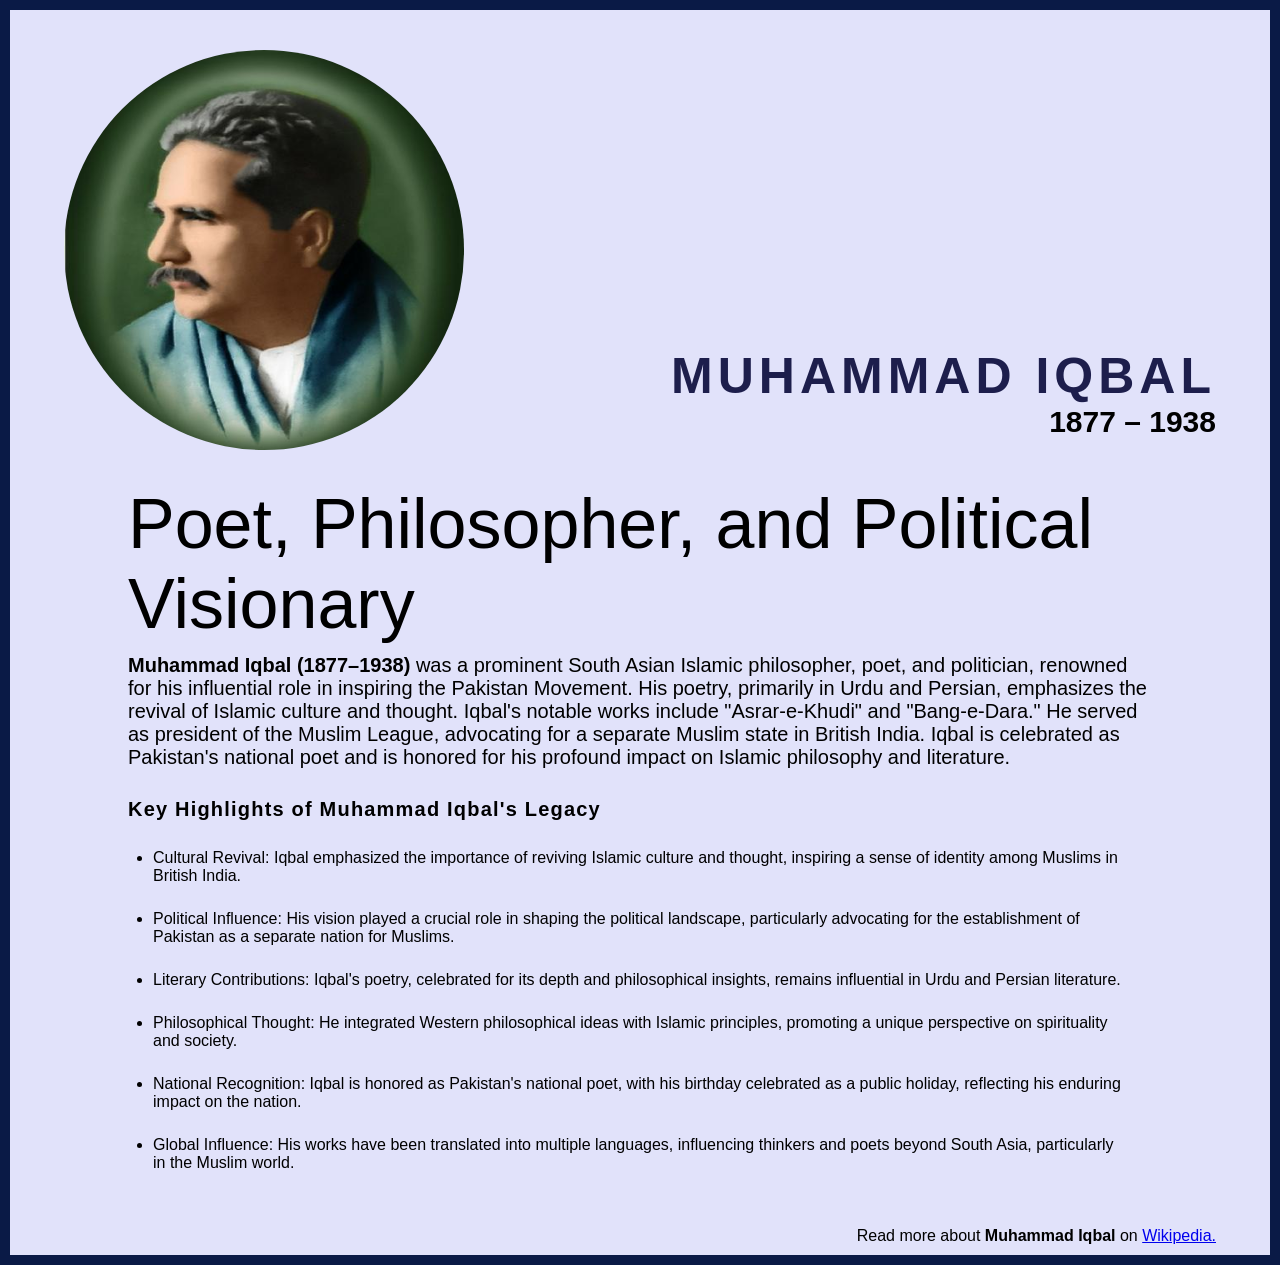
<file: Project-1-Tribute_Website/index.html>
<!DOCTYPE html>
<html lang="en">
  <head>
    <meta charset="UTF-8" />
    <meta name="viewport" content="width=device-width, initial-scale=1.0" />
    <title>The Tribute Website | Allama Iqbal</title>
    <!-- Fav -->
    <link
      rel="apple-touch-icon"
      sizes="180x180"
      href="static/Allama_Iqbal.ico"
    />
    <link
      rel="icon"
      type="image/png"
      sizes="32x32"
      href="static/favicon-32x32.png"
    />
    <link
      rel="icon"
      type="image/png"
      sizes="16x16"
      href="static/favicon-16x16.png"
    />
    <link rel="manifest" href="static/site.webmanifest" />
    <link rel="stylesheet" href="style.css" />
  </head>
  <body>
    <div class="container">
      <!-- Head -->
      <div class="head">
        <div class="img">
          <img src="static/Allama_Iqbal.jpg" alt="" />
        </div>
        <div class="intro">
          <div class="name"><h1>MUHAMMAD IQBAL</h1></div>
          <div class="birth">1877 – 1938</div>
        </div>
      </div>
      <!-- Content -->
      <div class="contents">
        <div class="title">Poet, Philosopher, and Political Visionary</div>
        <div class="content">
          <!-- Main -->
          <span style="font-weight: bold">Muhammad Iqbal (1877–1938)</span> was
          a prominent South Asian Islamic philosopher, poet, and politician,
          renowned for his influential role in inspiring the Pakistan Movement.
          His poetry, primarily in Urdu and Persian, emphasizes the revival of
          Islamic culture and thought. Iqbal's notable works include
          "Asrar-e-Khudi" and "Bang-e-Dara." He served as president of the
          Muslim League, advocating for a separate Muslim state in British
          India. Iqbal is celebrated as Pakistan's national poet and is honored
          for his profound impact on Islamic philosophy and literature.
        </div>
        <div class="conclusion">
          <div class="keys">
            <div class="key_title">
              Key Highlights of Muhammad Iqbal's Legacy
            </div>
            <ul>
              <li>
                Cultural Revival: Iqbal emphasized the importance of reviving
                Islamic culture and thought, inspiring a sense of identity among
                Muslims in British India.
              </li>
              <li>
                Political Influence: His vision played a crucial role in shaping
                the political landscape, particularly advocating for the
                establishment of Pakistan as a separate nation for Muslims.
              </li>
              <li>
                Literary Contributions: Iqbal's poetry, celebrated for its depth
                and philosophical insights, remains influential in Urdu and
                Persian literature.
              </li>
              <li>
                Philosophical Thought: He integrated Western philosophical ideas
                with Islamic principles, promoting a unique perspective on
                spirituality and society.
              </li>
              <li>
                National Recognition: Iqbal is honored as Pakistan's national
                poet, with his birthday celebrated as a public holiday,
                reflecting his enduring impact on the nation.
              </li>
              <li>
                Global Influence: His works have been translated into multiple
                languages, influencing thinkers and poets beyond South Asia,
                particularly in the Muslim world.
              </li>
            </ul>
          </div>
        </div>
      </div>
      <div class="footer">
        <p>
          Read more about
          <span style="font-weight: bold">Muhammad Iqbal</span> on
          <a href="https://en.wikipedia.org/wiki/Muhammad_Iqbal" target="_blank"
            >Wikipedia.</a
          >
        </p>
      </div>
    </div>
  </body>
</html>
</file>
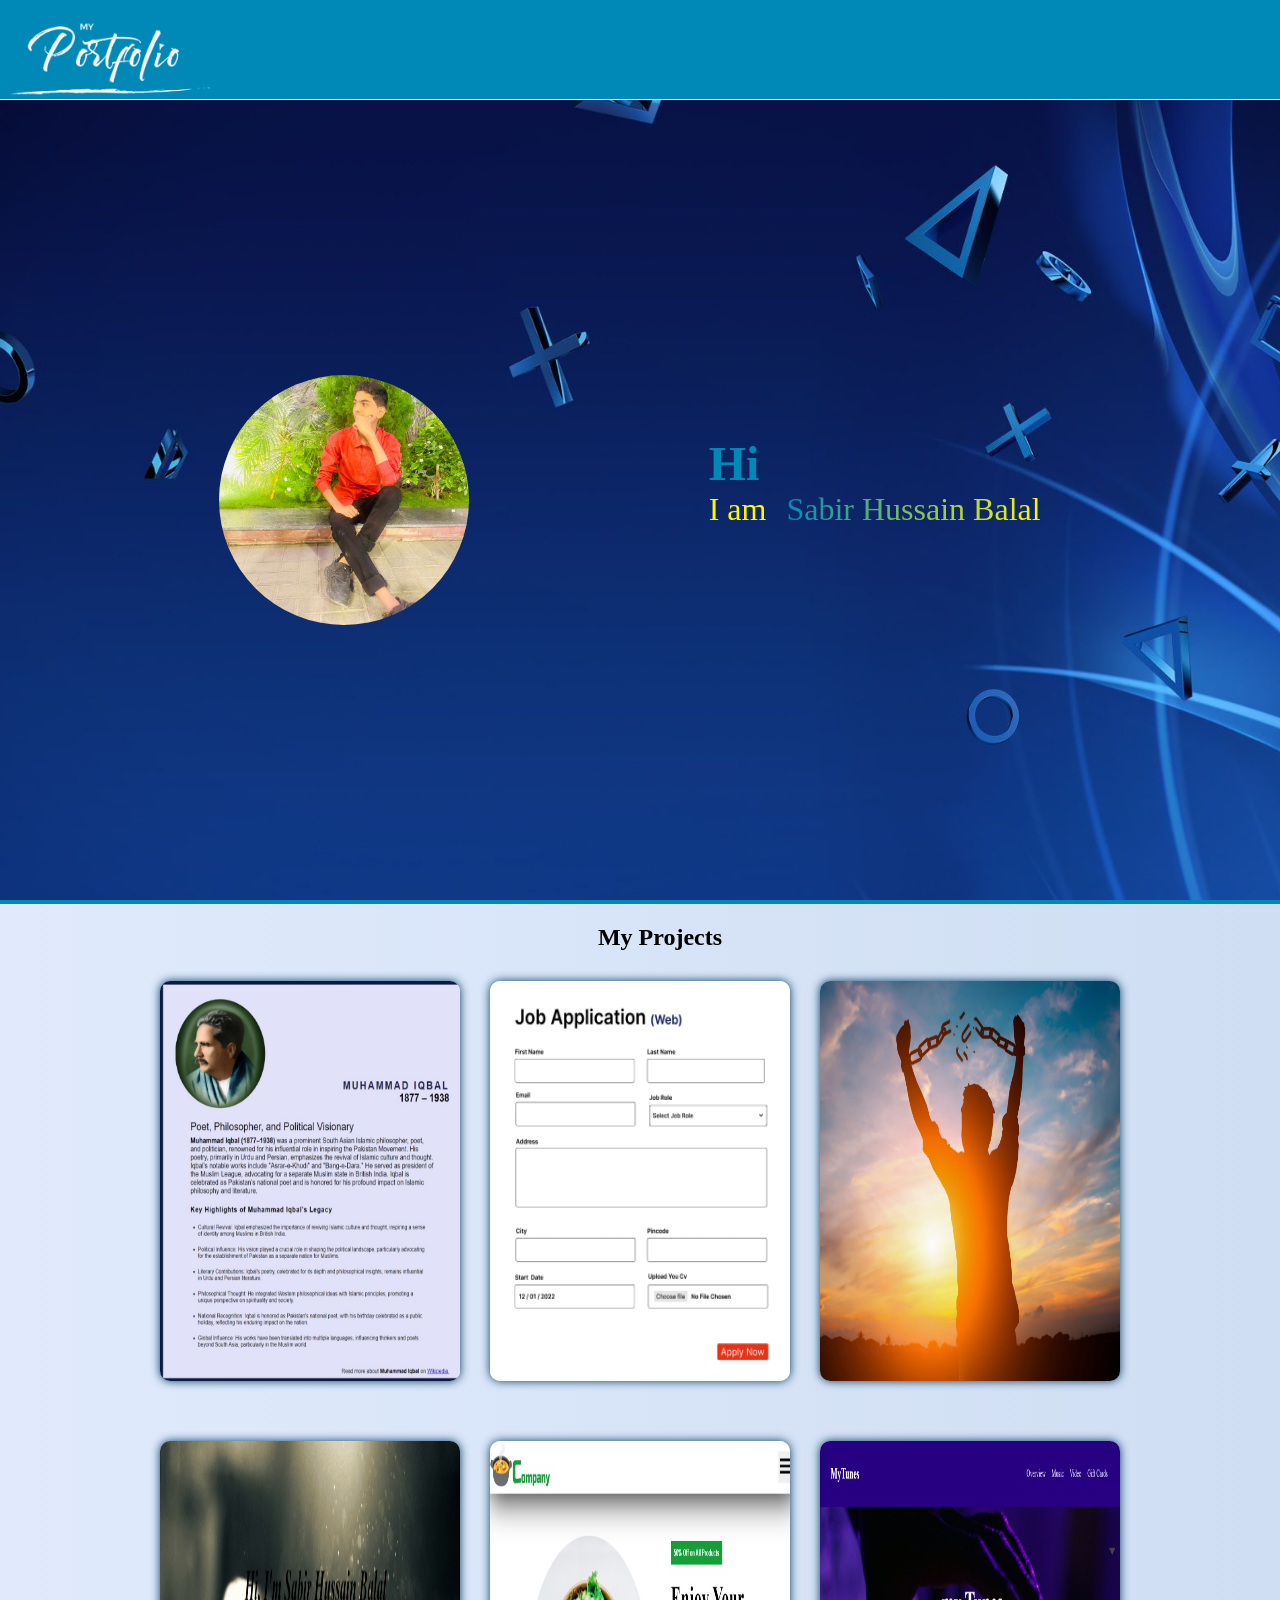
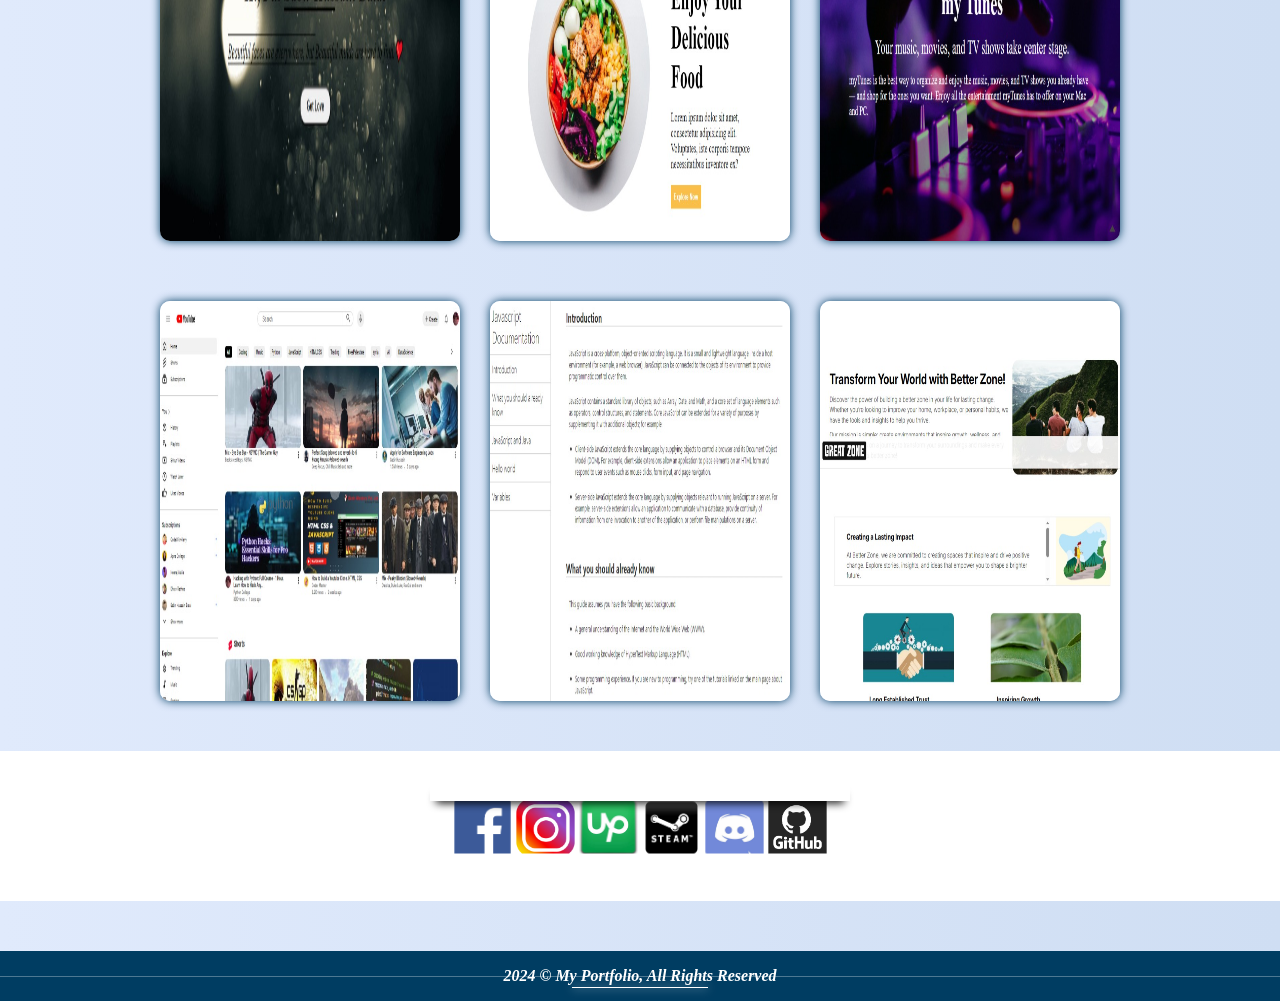
<file: Project-10-Portfolio/index.html>
<!DOCTYPE html>
<html lang="en">
  <head>
    <meta charset="UTF-8" />
    <meta name="viewport" content="width=device-width, initial-scale=1.0" />
    <link
      rel="stylesheet"
      href="https://cdnjs.cloudflare.com/ajax/libs/animate.css/4.1.1/animate.min.css"
    />
    <title>Portfolio Website</title>
    <link
      rel="apple-touch-icon"
      sizes="180x180"
      href="static/fav/apple-touch-icon.png"
    />
    <link
      rel="icon"
      type="image/png"
      sizes="32x32"
      href="static/fav/favicon-32x32.png"
    />
    <link
      rel="icon"
      type="image/png"
      sizes="16x16"
      href="static/fav/favicon-16x16.png"
    />
    <link rel="manifest" href="static/fav/site.webmanifest" />
    <link rel="stylesheet" href="style.css" />
  </head>
  <body>
    <nav>
      <div class="blur"></div>
      <img src="static/logo.png" class="animate__bounceIn" alt="LOGO" />
    </nav>
    <main>
      <img
        src="static/avatar.jpg"
        class="animate__animated animate__backInLeft img"
        alt="Placeholder Image"
      />
      <div class="Designer">
        <span>Hi</span>
        <br /><span>I am</span><span>Sabir Hussain Balal</span>
        <div class="names">
          <div class="animations">
            <p id="ok">Coderr</p>
            <span class="job" id="myDiv">Coder</span>
          </div>
        </div>
      </div>
    </main>
    <script>
      const contents = [
        "Programmer",
        "Developer",
        "Designer",
        "Full Stack Developer",
      ];
      let index = 0;

      function changeContent() {
        const div = document.getElementById("myDiv");
        div.innerHTML = contents[index];
        index = (index + 1) % contents.length;
      }

      setInterval(changeContent, 7000); // Change content every 7 seconds
    </script>

    <script>
      const pcontents = [
        "Programmerr",
        "Developerr",
        "Designerr",
        "Full Stack Developerr",
      ];
      let indexing = 0;

      function changeContent() {
        const div = document.getElementById("ok");
        div.innerHTML = pcontents[indexing];
        indexing = (indexing + 1) % pcontents.length;
      }

      setInterval(changeContent, 7000); // Change content every 7 seconds
    </script>
    <!--  -->
    <div class="hr"></div>
    <section>
      <h1>My Projects</h1>
      <div class="cards">
        <!-- 1 -->
        <div class="card noimg">
          <img src="static/pro1.jpeg" alt="" />
          <div class="text">The Tribute Website</div>
          <div class="bg"></div>
        </div>
        <!-- 2 -->
        <div class="card noimg">
          <img src="static/pro2.png" alt="" />
          <div class="bg"></div>
          <div class="text">Job Application (Web)</div>
        </div>
        <!-- 3 -->
        <div class="card noimg">
          <img src="static/pro3.jpg" alt="" />
          <div class="bg"></div>
          <div class="text">Parallax Web</div>
        </div>
        <!-- 4 -->
        <div class="card">
          <img src="static/pro4.jpeg" alt="" />
          <div class="bg"></div>
          <div class="text">Developer Landing Page</div>
        </div>
        <!-- 5 -->
        <div class="card noimg">
          <img src="static/pro5.jpeg" alt="" />
          <div class="bg"></div>
          <div class="text">Restaurant Website</div>
        </div>
        <!-- 6 -->
        <div class="card">
          <img src="static/pro6.jpeg" alt="" />
          <div class="bg"></div>
          <div class="text">Music Website</div>
        </div>
        <!-- 7 -->
        <div class="card">
          <img src="static/pro7.jpeg" alt="" />
          <div class="bg"></div>
          <div class="text">Youtube Clone</div>
        </div>
        <!-- 8 -->
        <div class="card">
          <img src="static/pro8.jpeg" alt="" />
          <div class="bg"></div>
          <div class="text">Documentation Website</div>
        </div>
        <!-- 9 -->
        <div class="card">
          <img src="static/pro9.jpeg" alt="" />
          <div class="bg"></div>
          <div class="text">Blog Website</div>
        </div>
      </div>
    </section>
    <section class="contacts">
      <!-- fb -->
      <div class="contact" title="Facebook">
        <div
          class="code"
          title="Copy Link"
          onclick="copyText(this)"
          data-value="facebook"
        >
          <svg
            xmlns="http://www.w3.org/2000/svg"
            height="24px"
            viewBox="0 -960 960 960"
            width="24px"
            fill="#5f6368"
          >
            <path
              d="M360-240q-33 0-56.5-23.5T280-320v-480q0-33 23.5-56.5T360-880h360q33 0 56.5 23.5T800-800v480q0 33-23.5 56.5T720-240H360Zm0-80h360v-480H360v480ZM200-80q-33 0-56.5-23.5T120-160v-560h80v560h440v80H200Zm160-240v-480 480Z"
            />
          </svg>
        </div>
      </div>
      <!-- int -->
      <div class="contact" title="Instagram">
        <div
          class="code"
          title="Copy Link"
          onclick="copyText(this)"
          data-value="instagram"
        >
          <svg
            xmlns="http://www.w3.org/2000/svg"
            height="24px"
            viewBox="0 -960 960 960"
            width="24px"
            fill="#5f6368"
          >
            <path
              d="M360-240q-33 0-56.5-23.5T280-320v-480q0-33 23.5-56.5T360-880h360q33 0 56.5 23.5T800-800v480q0 33-23.5 56.5T720-240H360Zm0-80h360v-480H360v480ZM200-80q-33 0-56.5-23.5T120-160v-560h80v560h440v80H200Zm160-240v-480 480Z"
            />
          </svg>
        </div>
      </div>
      <!-- upwork -->
      <div class="contact" title="Upwork">
        <div
          class="code"
          title="Copy Link"
          onclick="copyText(this)"
          data-value="upwork"
        >
          <svg
            xmlns="http://www.w3.org/2000/svg"
            height="24px"
            viewBox="0 -960 960 960"
            width="24px"
            fill="#5f6368"
          >
            <path
              d="M360-240q-33 0-56.5-23.5T280-320v-480q0-33 23.5-56.5T360-880h360q33 0 56.5 23.5T800-800v480q0 33-23.5 56.5T720-240H360Zm0-80h360v-480H360v480ZM200-80q-33 0-56.5-23.5T120-160v-560h80v560h440v80H200Zm160-240v-480 480Z"
            />
          </svg>
        </div>
      </div>
      <!-- steam -->
      <div class="contact" title="Steam">
        <div
          class="code"
          title="Copy Link"
          onclick="copyText(this)"
          data-value="steam"
        >
          <svg
            xmlns="http://www.w3.org/2000/svg"
            height="24px"
            viewBox="0 -960 960 960"
            width="24px"
            fill="#5f6368"
          >
            <path
              d="M360-240q-33 0-56.5-23.5T280-320v-480q0-33 23.5-56.5T360-880h360q33 0 56.5 23.5T800-800v480q0 33-23.5 56.5T720-240H360Zm0-80h360v-480H360v480ZM200-80q-33 0-56.5-23.5T120-160v-560h80v560h440v80H200Zm160-240v-480 480Z"
            />
          </svg>
        </div>
      </div>
      <!-- discord -->
      <div class="contact" title="Discord">
        <div
          class="code"
          title="Copy Link"
          onclick="copyText(this)"
          data-value="discord"
        >
          <svg
            xmlns="http://www.w3.org/2000/svg"
            height="24px"
            viewBox="0 -960 960 960"
            width="24px"
            fill="#5f6368"
          >
            <path
              d="M360-240q-33 0-56.5-23.5T280-320v-480q0-33 23.5-56.5T360-880h360q33 0 56.5 23.5T800-800v480q0 33-23.5 56.5T720-240H360Zm0-80h360v-480H360v480ZM200-80q-33 0-56.5-23.5T120-160v-560h80v560h440v80H200Zm160-240v-480 480Z"
            />
          </svg>
        </div>
      </div>
      <!-- Github -->
      <div class="contact" title="Github">
        <div
          class="code"
          title="Copy Link"
          onclick="copyText(this)"
          data-value="github"
        >
          <svg
            xmlns="http://www.w3.org/2000/svg"
            height="24px"
            viewBox="0 -960 960 960"
            width="24px"
            fill="#5f6368"
          >
            <path
              d="M360-240q-33 0-56.5-23.5T280-320v-480q0-33 23.5-56.5T360-880h360q33 0 56.5 23.5T800-800v480q0 33-23.5 56.5T720-240H360Zm0-80h360v-480H360v480ZM200-80q-33 0-56.5-23.5T120-160v-560h80v560h440v80H200Zm160-240v-480 480Z"
            />
          </svg>
        </div>
      </div>
      <!-- Shadow -->
      <div class="shadow"></div>
      <div class="copied_link">Copied the text:</div>
    </section>
    <footer>
      <span>2024 © My Portfolio, All Rights Reserved</span>
    </footer>
    <script>
      function copyText(element) {
        // Get the identifier from the clicked element
        const identifier = element.getAttribute("data-value");
        const baseUrl = "www.";
        const usernames = {
          facebook: "facebook.com/sabirhusseinbalal",
          instagram: "instagram.com/sabirhussainbalal",
          upwork: "upwork.com/freelancers/~014d19ce109591c1de",
          steam: "steamcommunity.com/id/sabirhussainbalal/",
          discord: "discord.com/sabir",
          github: "github.com/Sabirhussainbalal",
        };

        // Get the full URL based on the identifier
        const copyValue = usernames[identifier];

        // Copy the URL to the clipboard
        if (copyValue) {
          navigator.clipboard.writeText(baseUrl + copyValue).catch((err) => {
            console.error("Error copying text: ", err);
          });
          document.querySelector(".copied_link").innerHTML =
            "Copied the text: " + (baseUrl + copyValue);
          document.querySelector(".copied_link").style.display = "block";
          setTimeout(() => {
            document.querySelector(".copied_link").style.display = "none";
          }, 2000);
        }
      }
    </script>
    <script>
      const elements = document.querySelectorAll(".card, .contact, img");

      const observer = new IntersectionObserver(
        (entries) => {
          entries.forEach((entry) => {
            if (entry.isIntersecting) {
              if (entry.target.classList.contains("card")) {
                entry.target.classList.add("active-card");
              } else if (entry.target.classList.contains("contact")) {
                entry.target.classList.add("active-contact");
              } else if (entry.target.tagName === "IMG") {
                entry.target.classList.add("active-img");
              }
            }
          });
        },
        { threshold: 0.5 }
      );

      elements.forEach((element) => observer.observe(element));
    </script>
  </body>
</html>
</file>
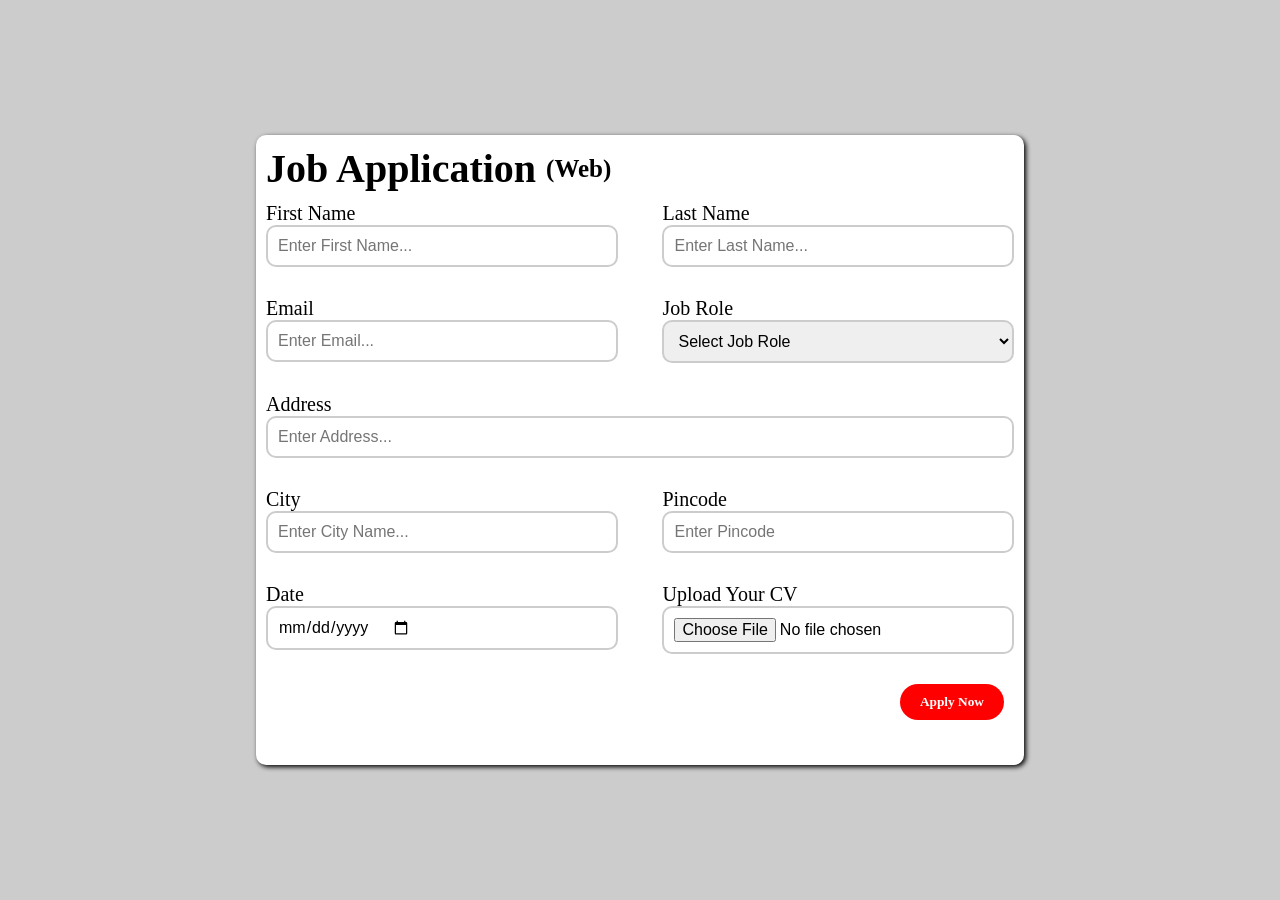
<file: Project-2-Job_Form/index.html>
<!DOCTYPE html>
<html lang="en">
  <head>
    <meta charset="UTF-8" />
    <meta name="viewport" content="width=device-width, initial-scale=1.0" />
    <title>Job Application Web</title>
    <link
      rel="apple-touch-icon"
      sizes="180x180"
      href="static/apple-touch-icon.png"
    />
    <link
      rel="icon"
      type="image/png"
      sizes="32x32"
      href="static/favicon-32x32.png"
    />
    <link
      rel="icon"
      type="image/png"
      sizes="16x16"
      href="static/favicon-16x16.png"
    />
    <link rel="manifest" href="static/site.webmanifest" />
    <link rel="stylesheet" href="style.css" />
  </head>
  <body>
    <div class="container">
      <form action="#" class="form">
        <div class="titles">
          <p class="title">Job Application</p>
          <p class="subtitle">(Web)</p>
        </div>

        <div class="form-control">
          <!-- First Name -->
          <div class="half">
            <label for="Name">First Name</label>
            <input
              type="text"
              name="Name"
              id="Name"
              placeholder="Enter First Name..."
            />
          </div>
          <!-- Last Name -->
          <div class="half">
            <label for="Name">Last Name</label>
            <input
              type="text"
              name="Last"
              id="Last"
              placeholder="Enter Last Name..."
            />
          </div>

          <!-- Email -->
          <div class="half">
            <label for="Email">Email</label>
            <input
              type="email"
              name="Email"
              id="Email"
              placeholder="Enter Email..."
            />
          </div>
          <!-- Job -->
          <div class="half">
            <label for="job">Job Role</label>
            <select name="job" id="job">
              <option value="Select">Select Job Role</option>
              <option value="Coder">Coder</option>
              <option value="programmer">programmer</option>
              <option value="Developer">Developer</option>
              <option value="Engineer">Software Engineer</option>
            </select>
          </div>
          <!-- Address -->
          <div class="full">
            <label for="adr">Address</label>
            <input
              type="text"
              name="adr"
              id="adr"
              placeholder="Enter Address..."
            />
          </div>
          <!-- City -->
          <div class="half">
            <label for="city">City</label>
            <input
              type="text"
              name="city"
              id="city"
              placeholder="Enter City Name..."
            />
          </div>
          <!-- Pincode -->
          <div class="half">
            <label for="pin">Pincode</label>
            <input
              type="number"
              name="pin"
              id="pin"
              placeholder="Enter Pincode"
            />
          </div>
          <!-- Date -->
          <div class="half">
            <label for="date">Date</label>
            <input type="date" name="date" id="date" />
          </div>
          <!-- Upload -->
          <div class="half">
            <label for="upload">Upload Your CV</label>
            <input type="file" name="upload" id="upload" />
          </div>
        </div>
        <div class="btn">
          <button type="submit" class="button">Apply Now</button>
        </div>
      </form>
    </div>
  </body>
</html>
</file>
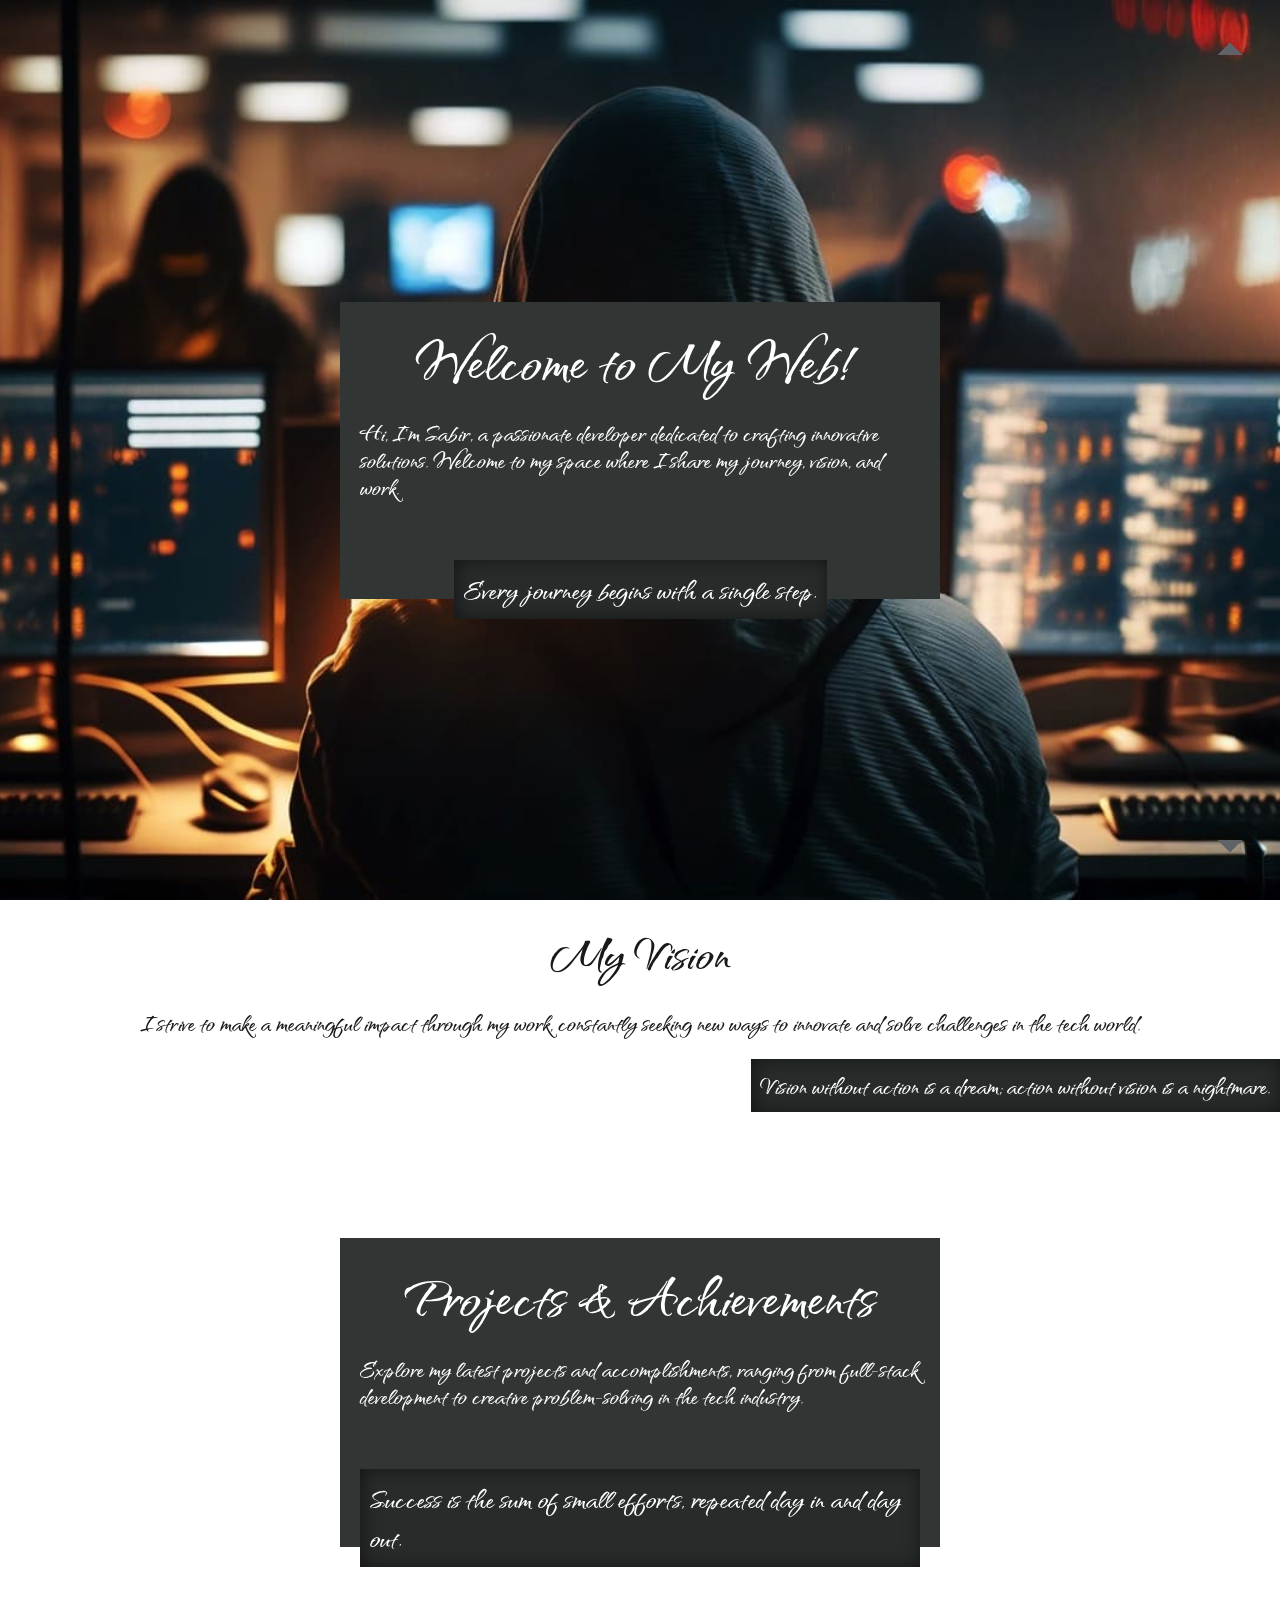
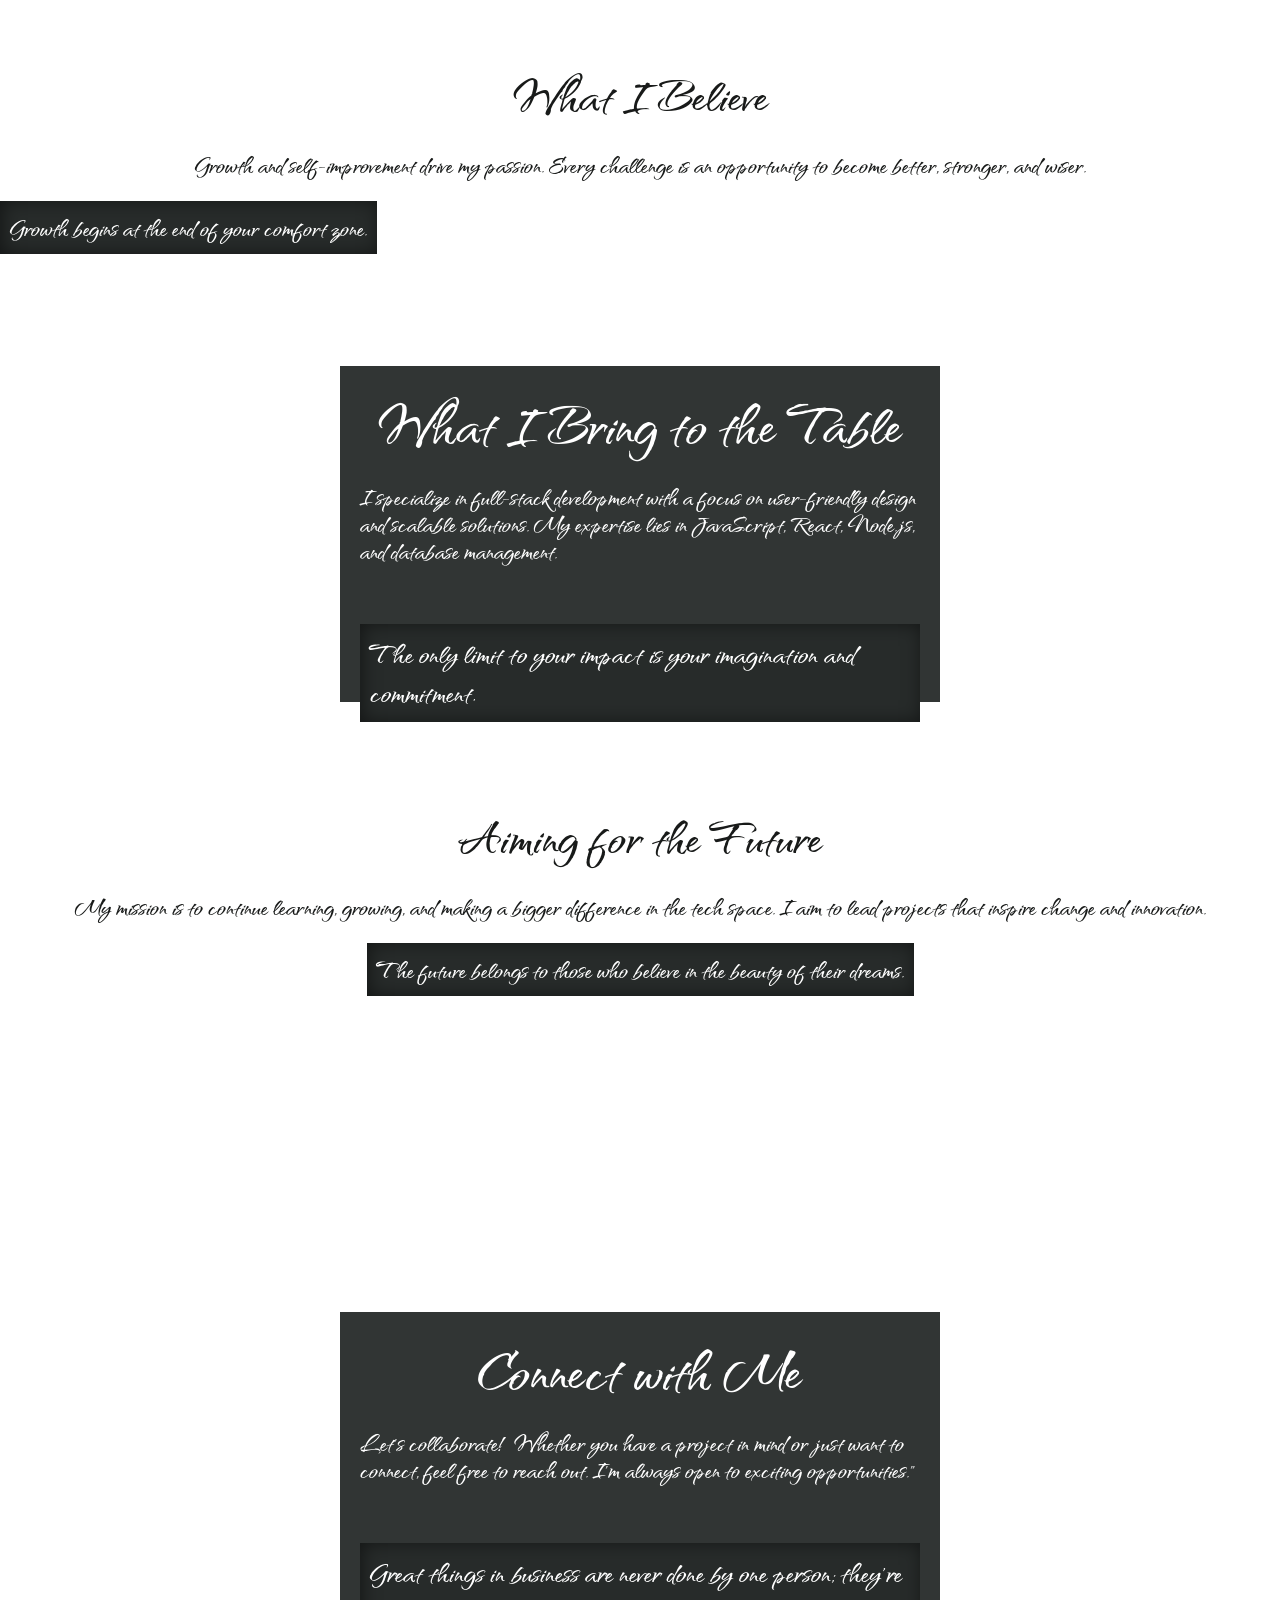
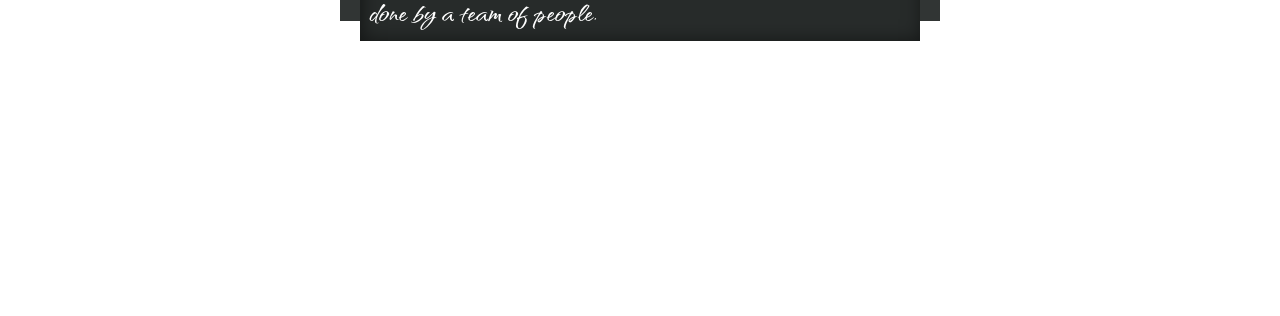
<file: Project-3-Parallax/index.html>
<!DOCTYPE html>
<html lang="en">
  <head>
    <meta charset="UTF-8" />
    <meta name="viewport" content="width=device-width, initial-scale=1.0" />
    <title>Parallax Website</title>
    <link rel="stylesheet" href="style.css" />
    <link rel="preconnect" href="https://fonts.googleapis.com" />
    <link rel="preconnect" href="https://fonts.gstatic.com" crossorigin />
    <link
      href="https://fonts.googleapis.com/css2?family=Edu+AU+VIC+WA+NT+Guides:wght@400..700&family=Qwitcher+Grypen:wght@400;700&display=swap"
      rel="stylesheet"
    />
    <link
      rel="stylesheet"
      href="https://fonts.googleapis.com/css2?family=Material+Symbols+Outlined:opsz,wght,FILL,GRAD@24,400,0,0"
    />
    <link rel="shortcut icon" href="static/img3.jpg" type="image/x-icon" />
  </head>

  <body>
    <a href="#top" class="btns top">
      <svg
        xmlns="http://www.w3.org/2000/svg"
        height="60px"
        viewBox="0 -960 960 960"
        width="60px"
        fill="#5f6368"
      >
        <path d="m280-400 200-200 200 200H280Z" />
      </svg>
    </a>
    <a href="#bottom" class="btns bottom">
      <svg
        xmlns="http://www.w3.org/2000/svg"
        height="60px"
        viewBox="0 -960 960 960"
        width="60px"
        fill="#5f6368"
      >
        <path d="M480-360 280-560h400L480-360Z" />
      </svg>
    </a>
    <!-- Section One -->
    <section class="section_one" id="top">
      <div class="contents">
        <div class="title">Welcome to My Web!</div>
        <div class="desc">
          Hi, I'm Sabir, a passionate developer dedicated to crafting innovative
          solutions. Welcome to my space where I share my journey, vision, and
          work.
        </div>
        <div class="line">Every journey begins with a single step.</div>
      </div>
    </section>
    <!-- Section Two -->
    <section class="section_two">
      <div class="content">
        <div class="title">My Vision</div>
        <div class="desc">
          I strive to make a meaningful impact through my work, constantly
          seeking new ways to innovate and solve challenges in the tech world.
        </div>
      </div>
      <div class="lines">
        <div class="line">
          Vision without action is a dream; action without vision is a
          nightmare.
        </div>
      </div>
    </section>
    <!-- Three -->
    <section class="section_one section_three">
      <div class="contents">
        <div class="title">Projects & Achievements</div>
        <div class="desc">
          Explore my latest projects and accomplishments, ranging from
          full-stack development to creative problem-solving in the tech
          industry.
        </div>
        <div class="line">
          Success is the sum of small efforts, repeated day in and day out.
        </div>
      </div>
    </section>
    <!-- Four -->
    <section class="section_two section_four">
      <div class="content">
        <div class="title">What I Believe</div>
        <div class="desc">
          Growth and self-improvement drive my passion. Every challenge is an
          opportunity to become better, stronger, and wiser.
        </div>
      </div>
      <div class="lines">
        <div class="line">Growth begins at the end of your comfort zone.</div>
      </div>
    </section>
    <!-- Five -->
    <section class="section_one section_five">
      <div class="contents">
        <div class="title">What I Bring to the Table</div>
        <div class="desc">
          I specialize in full-stack development with a focus on user-friendly
          design and scalable solutions. My expertise lies in JavaScript, React,
          Node.js, and database management.
        </div>
        <div class="line">
          The only limit to your impact is your imagination and commitment.
        </div>
      </div>
    </section>
    <!-- Six -->
    <section class="section_two section_six">
      <div class="content">
        <div class="title">Aiming for the Future</div>
        <div class="desc">
          My mission is to continue learning, growing, and making a bigger
          difference in the tech space. I aim to lead projects that inspire
          change and innovation.
        </div>
        <div class="line">
          The future belongs to those who believe in the beauty of their dreams.
        </div>
      </div>
    </section>
    <!-- Seven -->
    <section class="section_one section_seven" id="bottom">
      <div class="contents">
        <div class="title">Connect with Me</div>
        <div class="desc">
          Let's collaborate! Whether you have a project in mind or just want to
          connect, feel free to reach out. I’m always open to exciting
          opportunities."
        </div>
        <div class="line">
          Great things in business are never done by one person; they’re done by
          a team of people.
        </div>
      </div>
    </section>
    <!-- Js -->
  </body>
</html>
</file>
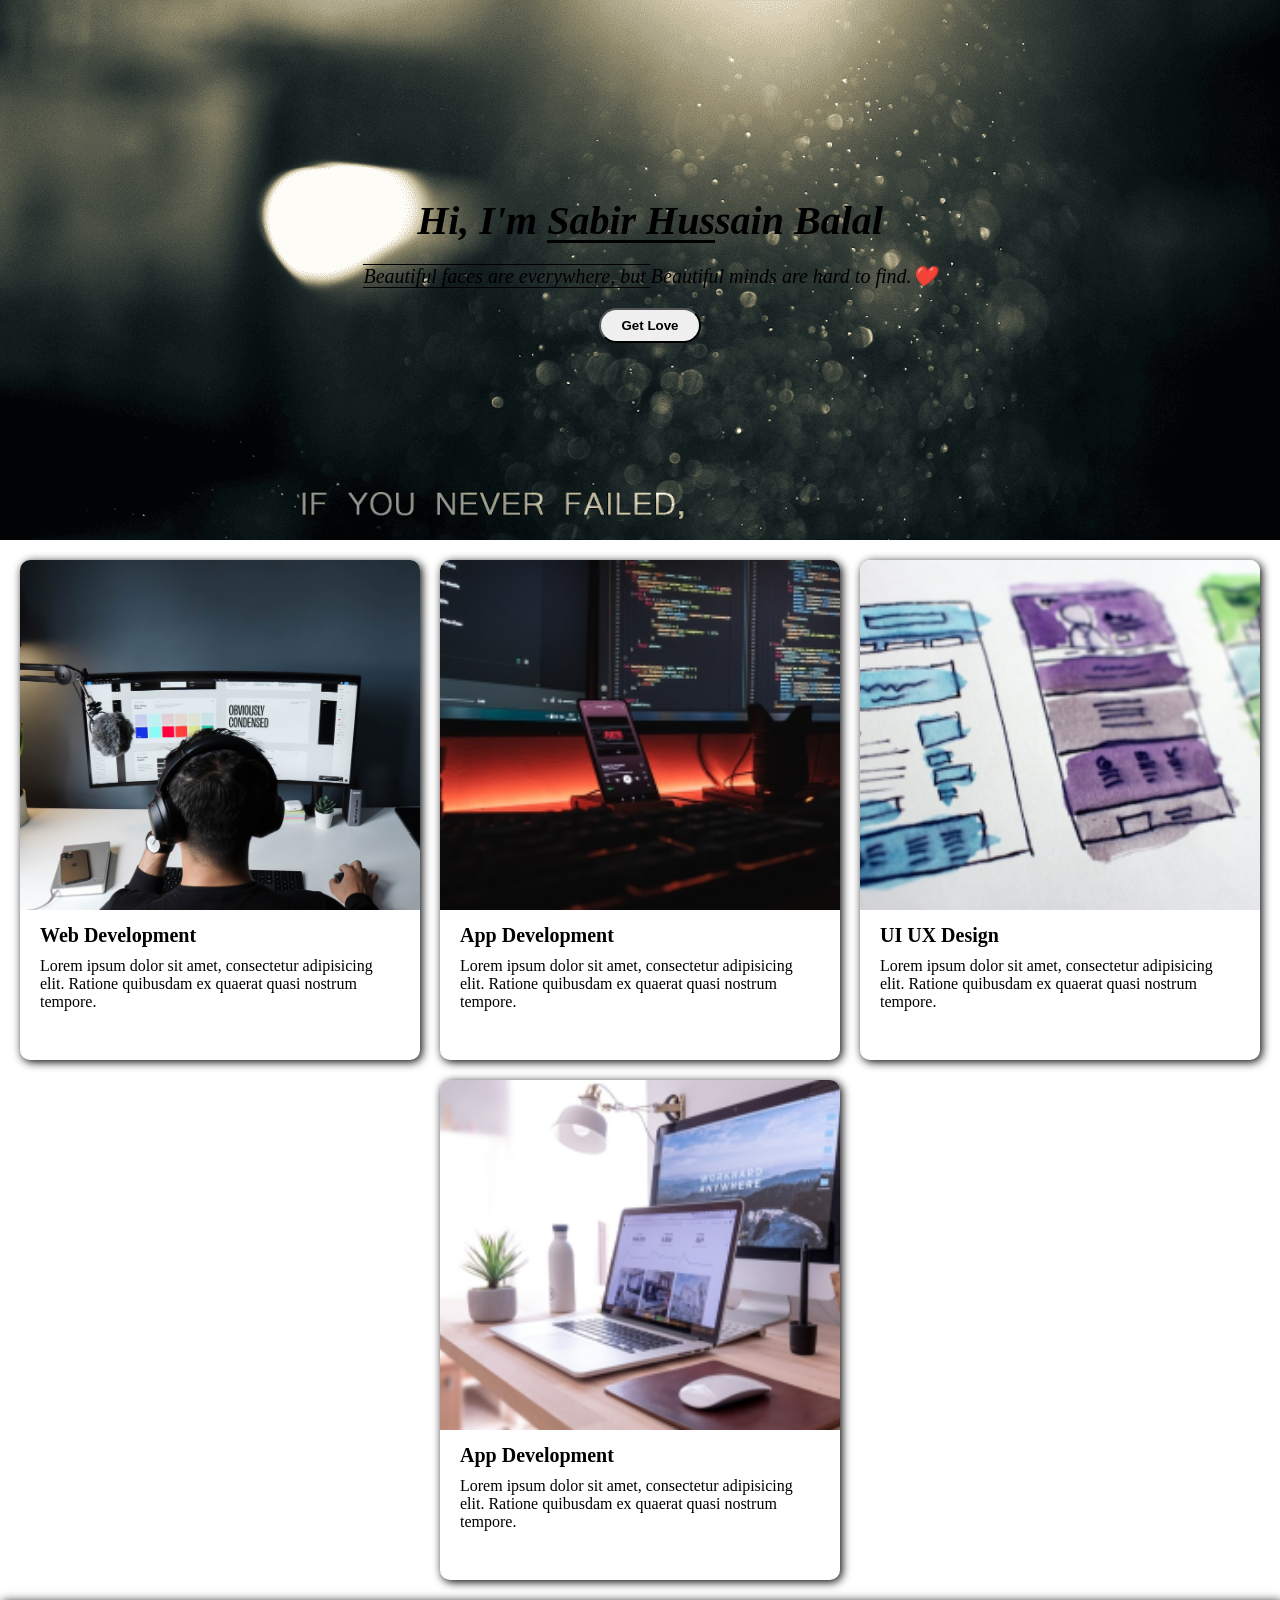
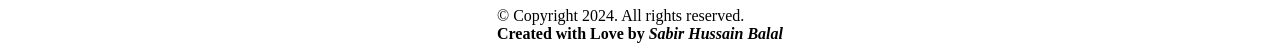
<file: Project-4-Developer-page/index.html>
<!DOCTYPE html>
<html lang="en">
  <head>
    <meta charset="UTF-8" />
    <meta name="viewport" content="width=device-width, initial-scale=1.0" />
    <title>Developer Landing Page</title>
    <link rel="stylesheet" href="style.css" />
    <link rel="shortcut icon" href="static/mobile.png" type="image/x-icon">
    <style>
      body {
        overflow-x: hidden;
      }
      header {
  display: flex;
  flex-direction: column;
  height: 60vh;
  overflow: hidden;
  position: relative;
  background-image: url("static/fail.png");
  background-repeat: no-repeat;
  background-size: cover; 
  justify-content: center; 
  align-items: center; 
}


      header h1,
      header p,
      header button {
        margin: 10px;
        margin-left: 30px;
        width: max-content;
      }

      header button {
        padding: 8px 20px;
        border-radius: 25px;
        cursor: pointer;
        font-weight: bold;
      }

      header button:hover {
        border: 2px solid white;
      }

      header h1 {
        font-size: 40px;
        font-style: italic;
      }

      .name {
        position: relative;
      }

      .name::after {
        content: "";
        width: 50%;
        height: 3px;
        background-color: black;
        position: absolute;
        left: 0;
        bottom: 0;
      }

      header p {
        font-size: 20px;
        font-style: italic;
        position: relative;
      }

      header p::after {
        content: "";
        width: 50%;
        height: 1px;
        background-color: black;
        position: absolute;
        left: 0;
        bottom: 0;
      }

      header p::before {
        content: "";
        width: 50%;
        height: 1px;
        background-color: black;
        position: absolute;
        left: 0;
        top: 0;
      }

      .container {
        display: flex;
        flex-wrap: wrap;
        gap: 20px;
        margin: 20px;
        justify-content: center;
        align-items: center;
      }

      .box {
        height: 500px;
        width: 400px;
        overflow: hidden;
        border-radius: 10px;
        box-shadow: 2px 2px 10px black;
        position: relative;
        z-index: 5;
      }

      .box .img img {
        height: 350px;
        width: 400px;
        object-fit: cover;
      }

      .title{
        padding: 10px 20px;
        font-weight: bold;
        font-size: 20px;
      }
      .para{
        padding: 0 20px;
      }

      .box:hover{
        transform: scale(105%);
        cursor: pointer;
      }

      .title, .para{
        cursor: text;
      }

      footer{
        height: 50px;
        background-color: rgba(255, 255, 255, 0.156);
        display: flex;
        justify-content: center;
        align-items: center;
        flex-direction: column;
        box-shadow: 2px 2px 10px black;
font-weight:500;
      }

      .owner{
        font-weight: 650;
      }

      .owner span{
        font-weight: 700;
        font-style: italic;
      }
    </style>
  </head>
  <body>
    <header>
      <h1>Hi, I'm <span class="name">Sabir Hussain Balal</span></h1>
      <p>
        Beautiful faces are everywhere, but Beautiful minds are hard to find.❤️
      </p>
      <button>Get Love</button>
    </header>
    <main>
      <div class="container">
        <!-- 1-box -->
        <div class="box">
            <!-- img -->
          <div class="img">
            <img src="static/developer.png" alt="" />
          </div>
          <!-- Content -->
          <p class="content">
            <div class="title">Web Development</div>
            <div class="para">Lorem ipsum dolor sit amet, consectetur adipisicing elit. Ratione quibusdam ex quaerat quasi nostrum tempore.</div>
          </p>
        </div>
        <!-- 2-box -->
        <div class="box">
            <!-- img -->
          <div class="img">
            <img src="static/mobile.png" alt="" />
          </div>
          <!-- Content -->
          <p class="content">
            <div class="title">App Development</div>
            <div class="para">Lorem ipsum dolor sit amet, consectetur adipisicing elit. Ratione quibusdam ex quaerat quasi nostrum tempore.</div>
          </p>
        </div>
        <!-- 3-box -->
        <div class="box">
            <!-- img -->
          <div class="img">
            <img src="static/uiux.png" alt="" />
          </div>
          <!-- Content -->
          <p class="content">
            <div class="title">UI UX Design</div>
            <div class="para">Lorem ipsum dolor sit amet, consectetur adipisicing elit. Ratione quibusdam ex quaerat quasi nostrum tempore.</div>
          </p>
        </div>
        <!-- 4-box -->
        <div class="box">
            <!-- img -->
          <div class="img">
            <img src="static/web.png" alt="" />
          </div>
          <!-- Content -->
          <p class="content">
            <div class="title">App Development</div>
            <div class="para">Lorem ipsum dolor sit amet, consectetur adipisicing elit. Ratione quibusdam ex quaerat quasi nostrum tempore.</div>
          </p>
        </div>
      </div>
    </main>
    <footer>
        <div class="text">
            <div class="copy">© Copyright 2024. All rights reserved.</div>
            <div class="owner">Created with Love by <span>Sabir Hussain Balal</span></div>
        </div>
    </footer>
  </body>
</html>
</file>
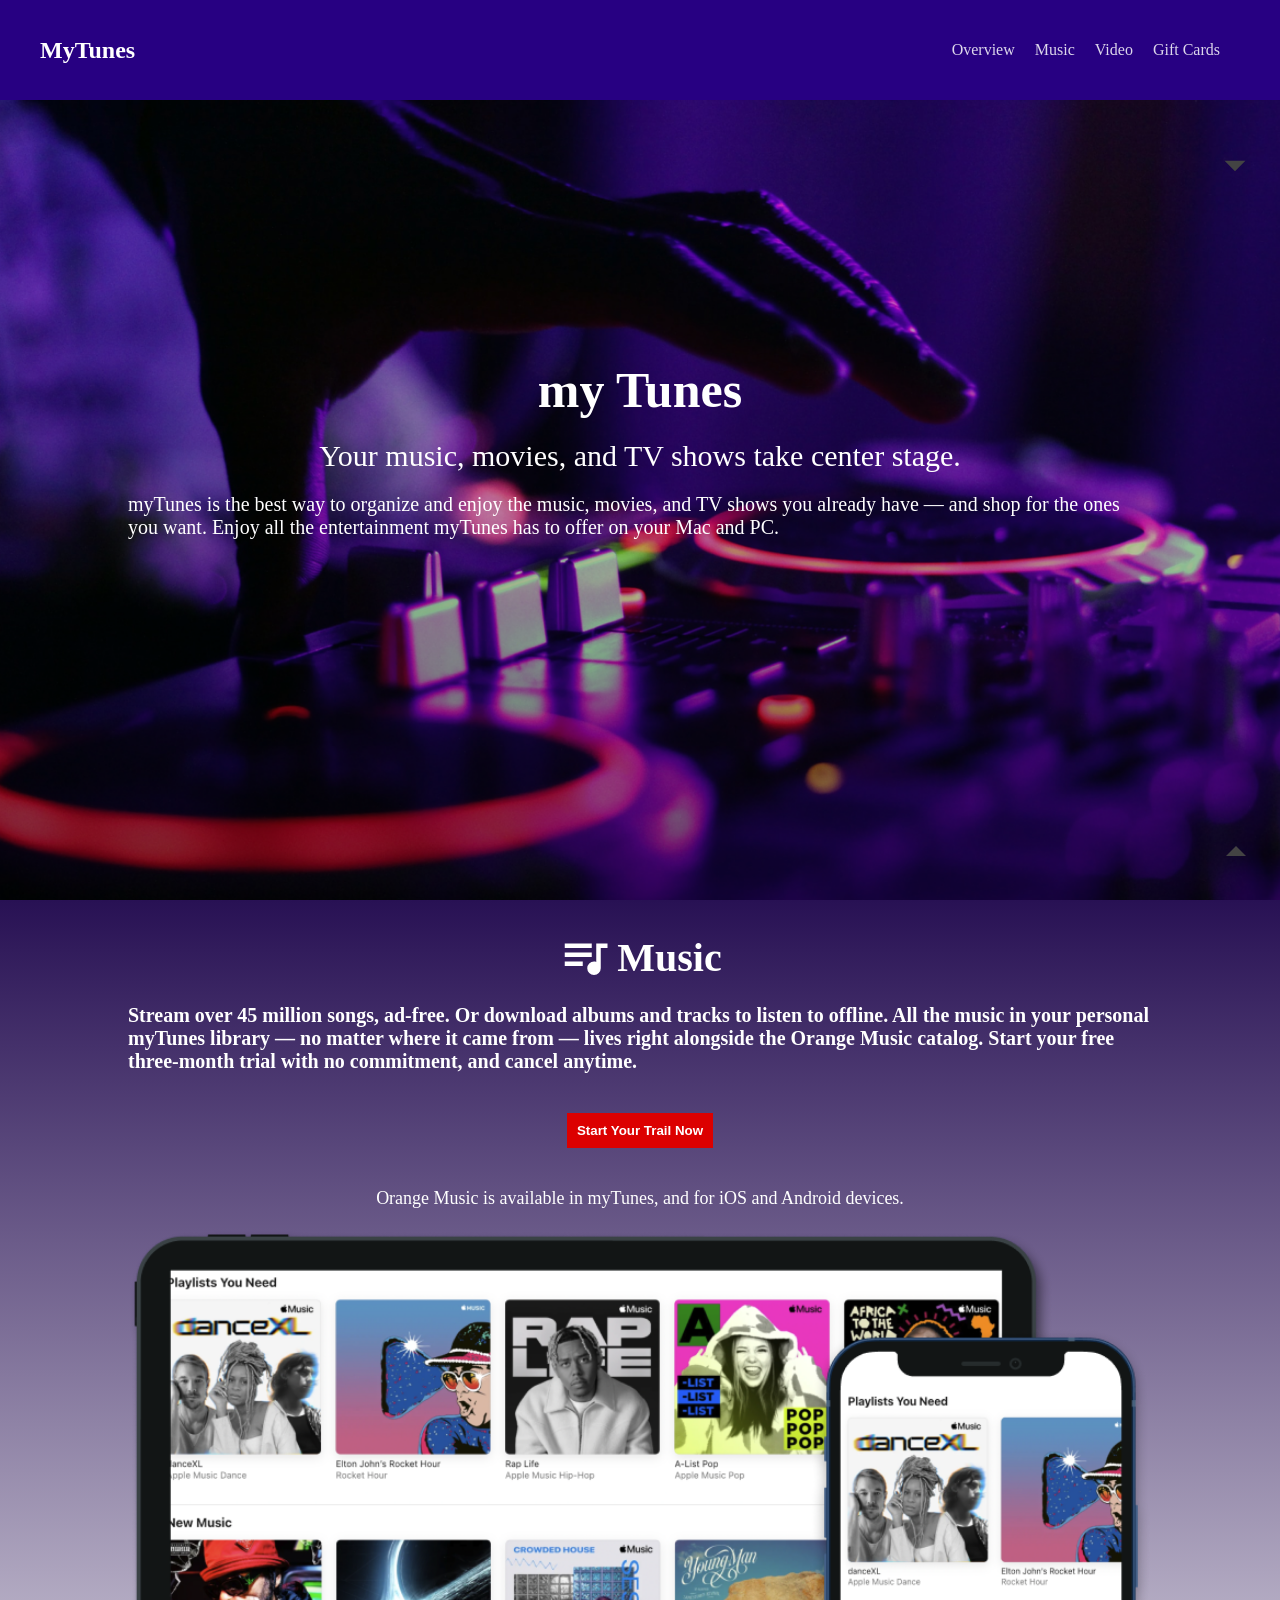
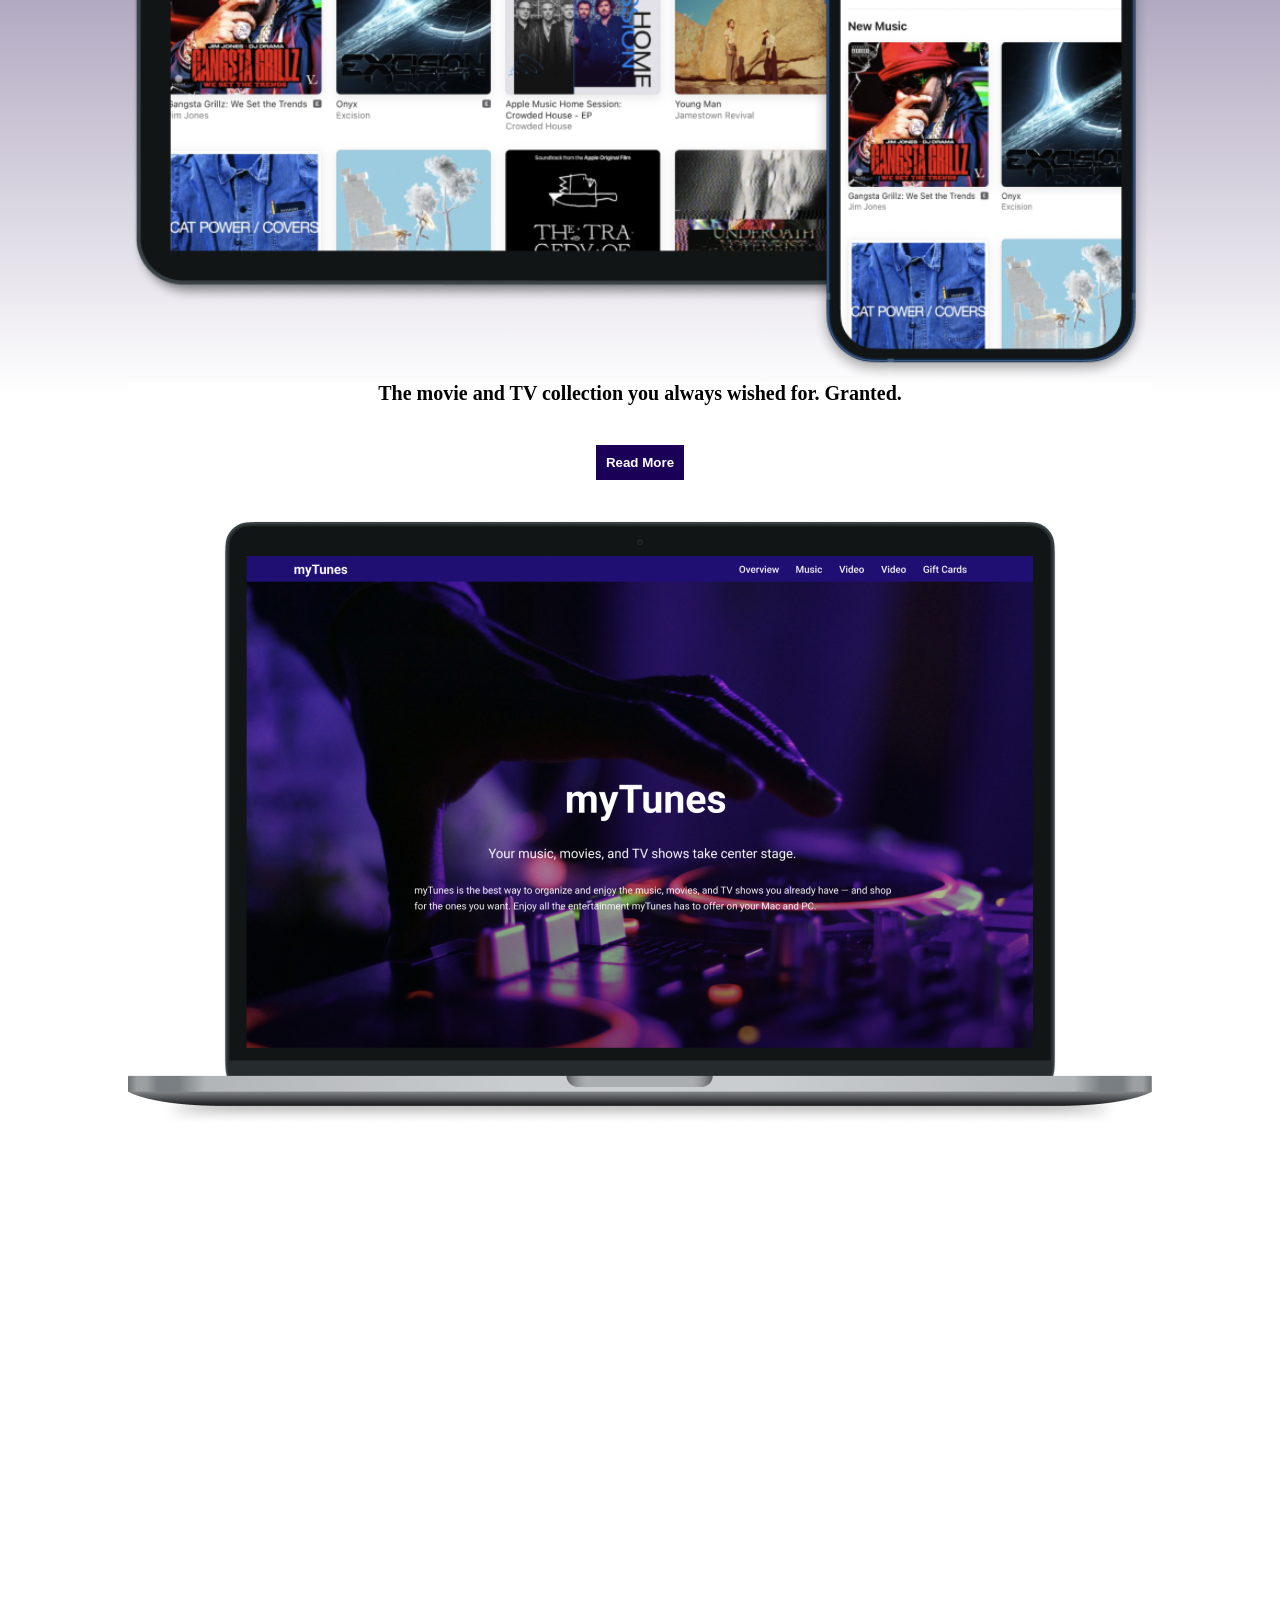
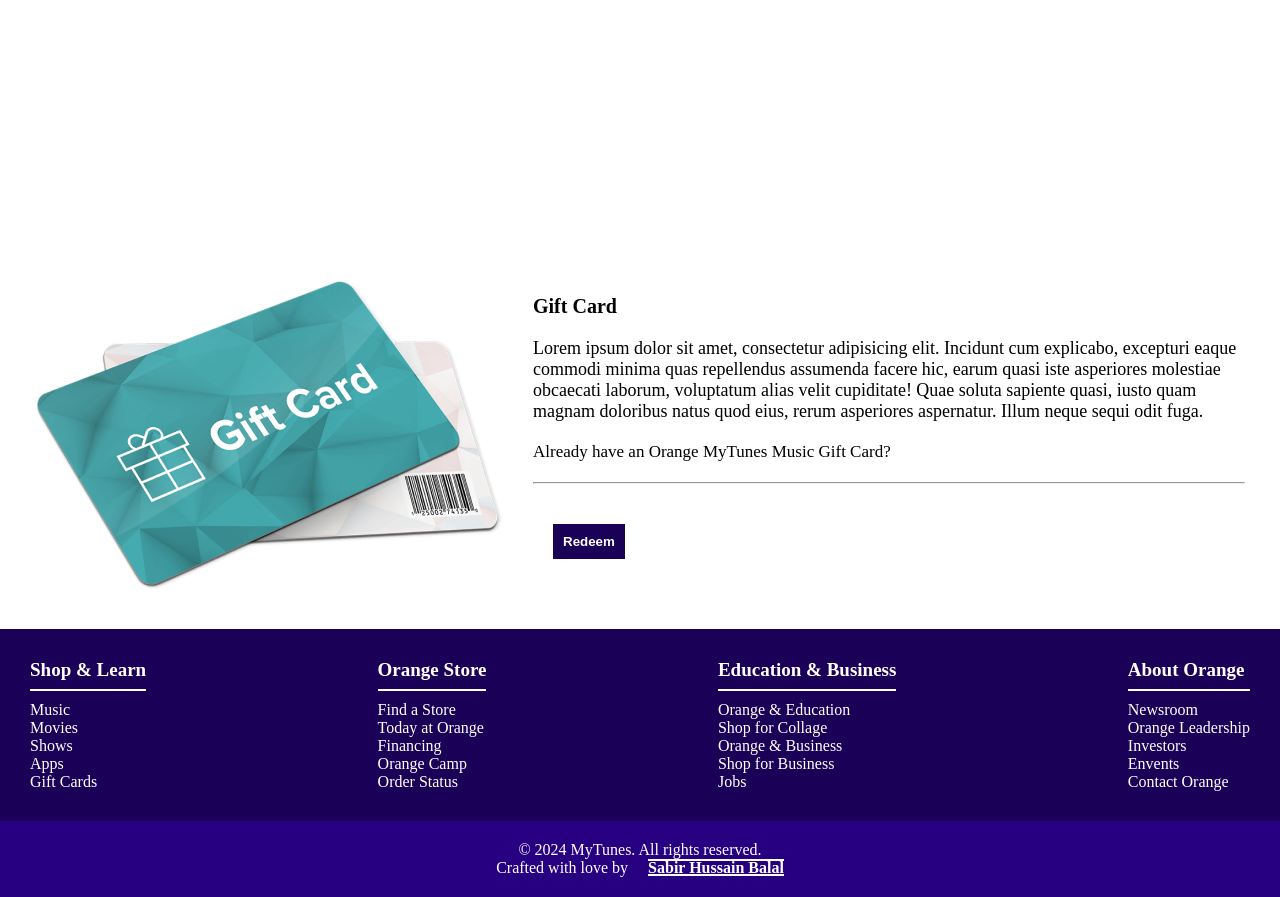
<file: Project-6-Music/index.html>
<!DOCTYPE html>
<html lang="en">
  <head>
    <meta charset="UTF-8" />
    <meta name="viewport" content="width=device-width, initial-scale=1.0" />
    <title>myTunes Website</title>
    <link
      rel="stylesheet"
      href="https://fonts.googleapis.com/css2?family=Material+Symbols+Outlined:opsz,wght,FILL,GRAD@20..48,100..700,0..1,-50..200&icon_names=queue_music"
    />
    <link rel="stylesheet" href="style.css" />
    <link
      rel="shortcut icon"
      href="static/hero_image.png"
      type="image/x-icon"
    />
  </head>
  <body>
    <!-- Navbar -->
    <nav class="nav">
      <div class="logo">MyTunes</div>
      <svg
        class="toggle"
        xmlns="http://www.w3.org/2000/svg"
        height="48px"
        viewBox="0 -960 960 960"
        width="48px"
        fill="#FFFFFF"
      >
        <path
          d="M120-240v-60h720v60H120Zm0-210v-60h720v60H120Zm0-210v-60h720v60H120Z"
        />
      </svg>
      <div class="nav_list">
        <ul>
          <li><a href="#Overview">Overview</a></li>
          <li><a href="#Music">Music</a></li>
          <li><a href="#Video">Video</a></li>
          <li><a href="#gift">Gift Cards</a></li>
          <svg
            class="close"
            xmlns="http://www.w3.org/2000/svg"
            height="24px"
            viewBox="0 -960 960 960"
            width="24px"
            fill="#FFFFFF"
          >
            <path
              d="m256-200-56-56 224-224-224-224 56-56 224 224 224-224 56 56-224 224 224 224-56 56-224-224-224 224Z"
            />
          </svg>
        </ul>
      </div>
    </nav>
    <!-- Header -->
    <header id="header">
      <div class="content" id="Overview">
        <h1>my Tunes</h1>
        <p>Your music, movies, and TV shows take center stage.</p>
        <p>
          myTunes is the best way to organize and enjoy the music, movies, and
          TV shows you already have — and shop for the ones you want. Enjoy all
          the entertainment myTunes has to offer on your Mac and PC.
        </p>
      </div>
    </header>
    <!-- Main -->
    <main id="Music">
      <div class="main">
        <h2>
          <svg
            xmlns="http://www.w3.org/2000/svg"
            height="54px"
            viewBox="0 -960 960 960"
            width="54px"
            fill="#FFFFFF"
          >
            <path
              d="M640-160q-50 0-85-35t-35-85q0-50 35-85t85-35q11 0 21 1.5t19 6.5v-328h200v80H760v360q0 50-35 85t-85 35ZM120-320v-80h320v80H120Zm0-160v-80h480v80H120Zm0-160v-80h480v80H120Z"
            />
          </svg>
          Music
        </h2>
        <p>
          Stream over 45 million songs, ad-free. Or download albums and tracks
          to listen to offline. All the music in your personal myTunes library —
          no matter where it came from — lives right alongside the Orange Music
          catalog. Start your free three-month trial with no commitment, and
          cancel anytime.
        </p>
        <button>Start Your Trail Now</button>
        <p>
          Orange Music is available in myTunes, and for iOS and Android devices.
        </p>
        <img src="static/ipad-iphone.png" alt="" />
      </div>
      <div class="main_2">
        <p>The movie and TV collection you always wished for. Granted.</p>
        <button>Read More</button>
        <img src="static/mac.png" alt="mac.png" />
      </div>
    </main>
    <!-- section -->
    <section id="Video">
      <div class="vid">
        <p>A world of entertainment. Available wherever you are.</p>
        <p>
          Lorem ipsum dolor sit amet consectetur adipisicing elit. Voluptatem
          veniam nobis, nisi ut expedita, doloribus reprehenderit explicabo non
          velit repellat alias saepe inventore repellendus? Molestias suscipit
          eos tempora? Quae quaerat cumque in veritatis impedit dolorum sapiente
          recusandae minima quo aperiam quam, excepturi quasi totam ad quas?
          Ipsam laudantium soluta delectus!
        </p>
      </div>
    </section>
    <div class="gifts animate-on-scroll" id="gift">
      <div class="cards">
        <div class="card1">
          <img src="static/gift_card.png" alt="gift_card.png" />
        </div>
        <div class="card2">
          <p>Gift Card</p>
          <p>
            Lorem ipsum dolor sit amet, consectetur adipisicing elit. Incidunt
            cum explicabo, excepturi eaque commodi minima quas repellendus
            assumenda facere hic, earum quasi iste asperiores molestiae
            obcaecati laborum, voluptatum alias velit cupiditate! Quae soluta
            sapiente quasi, iusto quam magnam doloribus natus quod eius, rerum
            asperiores aspernatur. Illum neque sequi odit fuga.
          </p>
          <p>Already have an Orange MyTunes Music Gift Card?</p>
          <hr />
          <button>Redeem</button>
        </div>
      </div>
    </div>
    <div class="linked">
      <div class="link">
        <p class="title">Shop & Learn</p>
        <p>Music</p>
        <p>Movies</p>
        <p>Shows</p>
        <p>Apps</p>
        <p>Gift Cards</p>
      </div>
      <!--  -->
      <div class="link">
        <p class="title">Orange Store</p>
        <p>Find a Store</p>
        <p>Today at Orange</p>
        <p>Financing</p>
        <p>Orange Camp</p>
        <p>Order Status</p>
      </div>
      <!--  -->
      <div class="link">
        <p class="title">Education & Business</p>
        <p>Orange & Education</p>
        <p>Shop for Collage</p>
        <p>Orange & Business</p>
        <p>Shop for Business</p>
        <p>Jobs</p>
      </div>
      <!--  -->
      <div class="link">
        <p class="title">About Orange</p>
        <p>Newsroom</p>
        <p>Orange Leadership</p>
        <p>Investors</p>
        <p>Envents</p>
        <p>Contact Orange</p>
      </div>
    </div>
    <footer id="footer">
      <div class="copy">
        <p>&copy; 2024 MyTunes. All rights reserved.</p>
      </div>
      <div class="owner">
        <p>Crafted with love by</p>
        <p>
          <a
            href="https://www.upwork.com/freelancers/~014d19ce109591c1de"
            target="_blank"
            title="Upwork"
            >Sabir Hussain Balal</a
          >
        </p>
      </div>
    </footer>
    <!-- Buttons -->
    <a class="top_btn" href="#footer">
      <svg
        xmlns="http://www.w3.org/2000/svg"
        height="50px"
        viewBox="0 -960 960 960"
        width="50px"
        fill="#434343"
      >
        <path d="M480-360 280-560h400L480-360Z" />
      </svg>
    </a>
    <a class="bottom_btn" href="#header">
      <svg
        xmlns="http://www.w3.org/2000/svg"
        height="48px"
        viewBox="0 -960 960 960"
        width="48px"
        fill="#434343"
      >
        <path d="m280-400 200-201 200 201H280Z" />
      </svg>
    </a>
    <script>
      // On
      document.querySelector(".toggle").addEventListener("click", () => {
        document.querySelector(".nav_list").classList.add("open");
        document.querySelector(".nav_list").style.display = "block";
        document.querySelector(".close").style.display = "block";
        document.querySelector(".toggle").style.display = "none";
      });
      // Off
      document.querySelector(".close").addEventListener("click", () => {
        document.querySelector(".nav_list").classList.remove("open"); // Remove
        document.querySelector(".nav_list").style.display = "none";
        document.querySelector(".toggle").style.display = "block";
        document.querySelector(".close").style.display = "none";
      });

      document.addEventListener("DOMContentLoaded", () => {
        const element = document.querySelector(".open");

        element.addEventListener("animationend", () => {
          element.classList.add("stayed"); // Add 'stayed' class after animation ends
        });
      });

      document.addEventListener("DOMContentLoaded", () => {
        const elements = document.querySelectorAll(".animate-on-scroll");

        const observerOptions = {
          root: null, // Use the viewport as the container
          threshold: 0.1, // Trigger when at least 10% of the element is in view
        };

        const observerCallback = (entries) => {
          entries.forEach((entry) => {
            if (entry.isIntersecting) {
              entry.target.classList.add("visible"); // Add class to trigger animation
              observer.unobserve(entry.target); // Stop observing once animated
            }
          });
        };

        const observer = new IntersectionObserver(
          observerCallback,
          observerOptions
        );

        elements.forEach((element) => {
          observer.observe(element); // Start observing each element
        });
      });
    </script>
  </body>
</html>
</file>
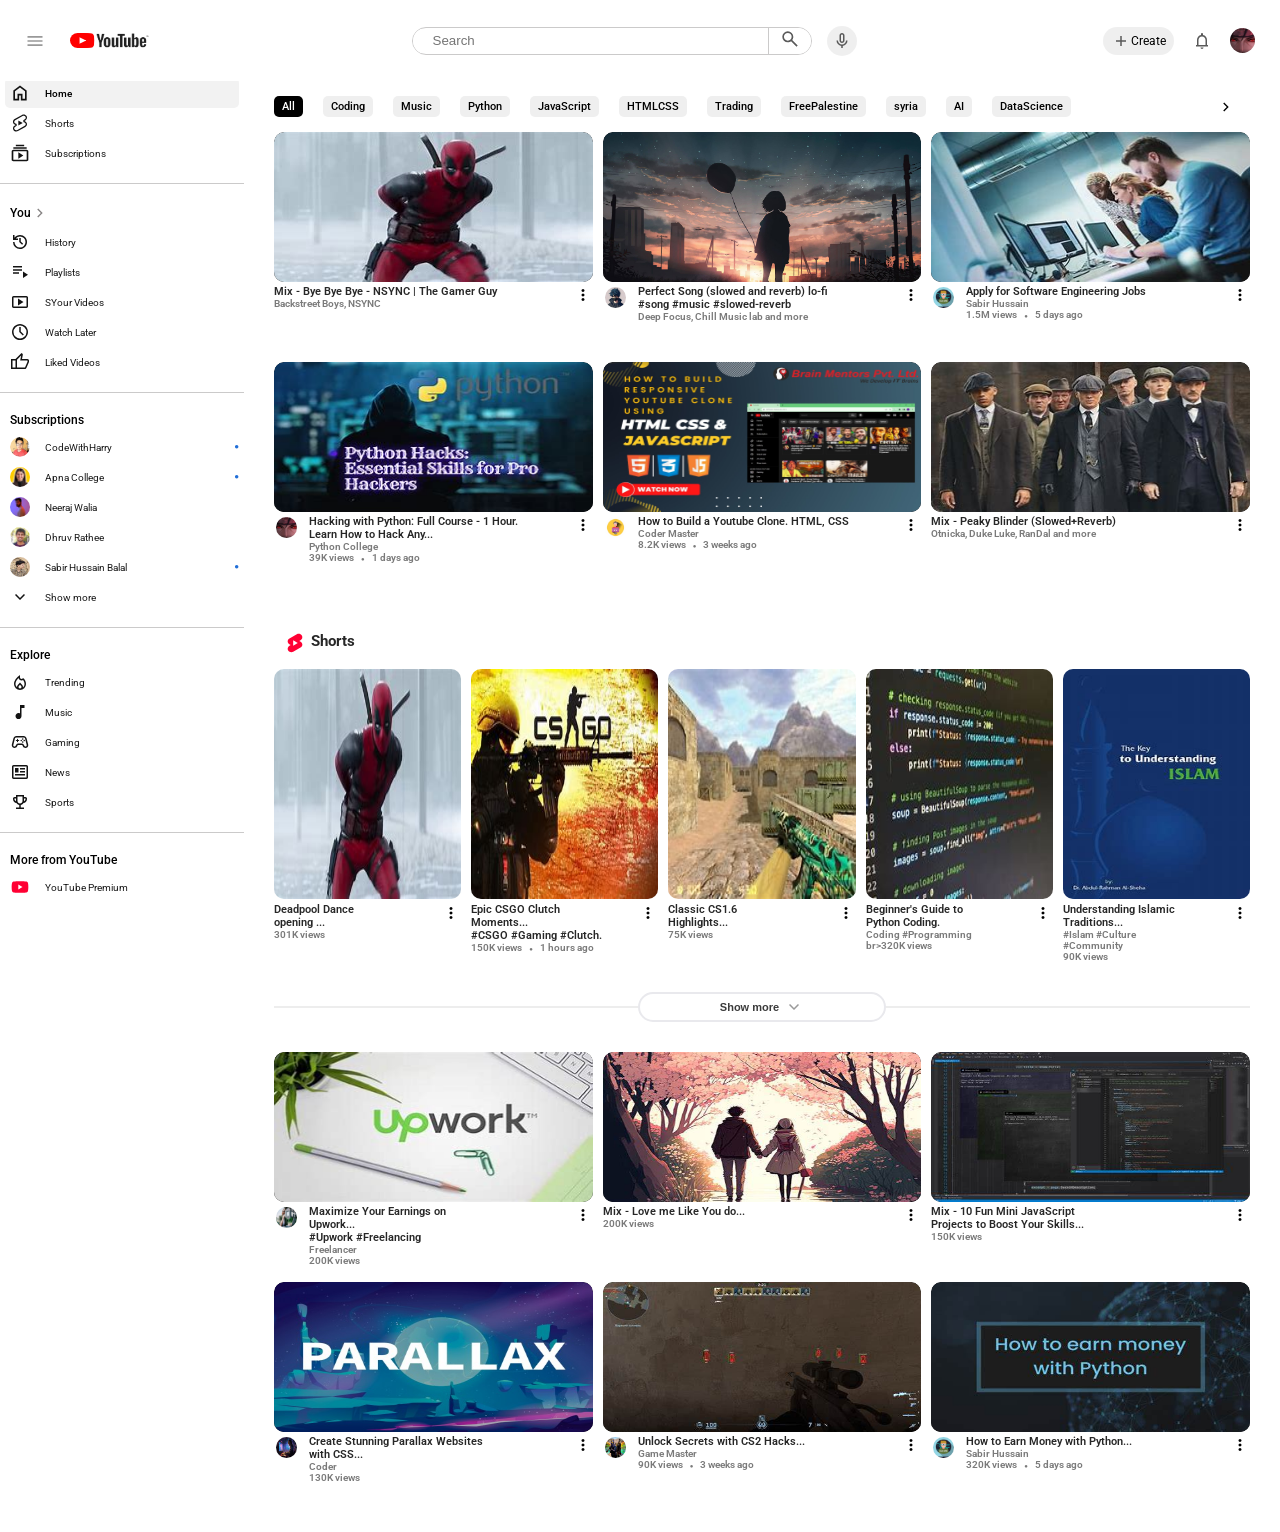
<file: Project-7-yt_clone/index.html>
<!DOCTYPE html>
<html lang="en">

<head>
  <meta charset="UTF-8" />
  <meta name="viewport" content="width=device-width, initial-scale=1.0" />
  <title>YouTube Clone | Made by Sabir</title>
  <link rel="shortcut icon" href="fav/logo.png" type="image/x-icon">
  <link rel="stylesheet"
    href="https://fonts.googleapis.com/css2?family=Material+Symbols+Outlined:opsz,wght,FILL,GRAD@20..48,100..700,0..1,-50..200&icon_names=menu" />
  <link rel="preconnect" href="https://fonts.googleapis.com" />
  <link rel="preconnect" href="https://fonts.gstatic.com" crossorigin />
  <link
    href="https://fonts.googleapis.com/css2?family=Roboto:ital,wght@0,100;0,300;0,400;0,500;0,700;0,900;1,100;1,300;1,400;1,500;1,700;1,900&display=swap"
    rel="stylesheet" />
    <link rel="stylesheet" href="https://cdnjs.cloudflare.com/ajax/libs/font-awesome/4.7.0/css/font-awesome.min.css">
    <link rel="apple-touch-icon" sizes="180x180" href="fav/apple-touch-icon.png">
    <link rel="icon" type="image/png" sizes="32x32" href="fav/favicon-32x32.png">
    <link rel="icon" type="image/png" sizes="16x16" href="fav/favicon-16x16.png">
    <link rel="manifest" href="fav/site.webmanifest">
    <link rel="stylesheet" href="style.css">

</head>

<body>
  <!-- Header -->
  <header class="header">

    <div class="logo">
      <svg xmlns="http://www.w3.org/2000/svg" viewBox="0 -960 960 960" fill="#999999">
        <path d="M120-240v-80h720v80H120Zm0-200v-80h720v80H120Zm0-200v-80h720v80H120Z" />
      </svg>
      <img src="static/youtube-logo.png" alt="youtube-logo" />
    </div>
    <div class="left">

      <!-- Inp -->
      <div class="input">
        <svg class="src" xmlns="http://www.w3.org/2000/svg" height="22px" viewBox="0 -960 960 960" width="22px"
          fill="#5a5a5a">
          <path
            d="M765-144 526-383q-30 22-65.79 34.5-35.79 12.5-76.18 12.5Q284-336 214-406t-70-170q0-100 70-170t170-70q100 0 170 70t70 170.03q0 40.39-12.5 76.18Q599-464 577-434l239 239-51 51ZM384-408q70 0 119-49t49-119q0-70-49-119t-119-49q-70 0-119 49t-49 119q0 70 49 119t119 49Z" />
        </svg>
        <input type="text" placeholder="Search">
        <button>
          <svg xmlns="http://www.w3.org/2000/svg" height="22px" viewBox="0 -960 960 960" width="22px" fill="#5a5a5a">
            <path
              d="M765-144 526-383q-30 22-65.79 34.5-35.79 12.5-76.18 12.5Q284-336 214-406t-70-170q0-100 70-170t170-70q100 0 170 70t70 170.03q0 40.39-12.5 76.18Q599-464 577-434l239 239-51 51ZM384-408q70 0 119-49t49-119q0-70-49-119t-119-49q-70 0-119 49t-49 119q0 70 49 119t119 49Z" />
          </svg>
        </button>
      </div>

      <!-- ----- -->
      <div class="voice"><svg xmlns="http://www.w3.org/2000/svg" height="20px" viewBox="0 -960 960 960" width="20px"
          fill="#5a5a5a">
          <path
            d="M480-384q-50 0-85-35t-35-85v-240q0-50 35-85t85-35q50 0 85 35t35 85v240q0 50-35 85t-85 35Zm0-240Zm-36 480v-99q-98.8-13.1-163.4-87.05Q216-404 216-504h72q0 79.68 56.23 135.84 56.22 56.16 136 56.16Q560-312 616-368.16q56-56.16 56-135.84h72q0 100-64.6 173.95Q614.8-256.1 516-243v99h-72Zm36-312q20.4 0 34.2-13.8Q528-483.6 528-504v-240q0-20.4-13.8-34.2Q500.4-792 480-792q-20.4 0-34.2 13.8Q432-764.4 432-744v240q0 20.4 13.8 34.2Q459.6-456 480-456Z" />
        </svg>
      </div>
    </div>
    <div class="right">
      <span class="plus pl"><svg xmlns="http://www.w3.org/2000/svg" height="20px" viewBox="0 -960 960 960" width="20px"
          fill="#5a5a5a">
          <path d="M444-444H240v-72h204v-204h72v204h204v72H516v204h-72v-204Z" />
        </svg> Create</span>
      <span class="not pl"><svg xmlns="http://www.w3.org/2000/svg" height="20px" viewBox="0 -960 960 960" width="20px"
          fill="#5a5a5a">
          <path
            d="M192-216v-72h48v-240q0-87 53.5-153T432-763v-53q0-20 14-34t34-14q20 0 34 14t14 34v53q85 16 138.5 82T720-528v240h48v72H192Zm288-276Zm-.21 396Q450-96 429-117.15T408-168h144q0 30-21.21 51t-51 21ZM312-288h336v-240q0-70-49-119t-119-49q-70 0-119 49t-49 119v240Z" />
        </svg></span>
      <img src="static/Itachi.png" alt="">
    </div>

  </header>
  <!-- Navbar -->
  <main>
    <nav class="nav">

      <div class="sidebar">
        <div class="menus">
          <!-- Homne -->
          <ul>
            <li class="home">
              <svg xmlns="http://www.w3.org/2000/svg" height="20px" viewBox="0 -960 960 960" width="20px"
                fill="#000000ec">
                <path
                  d="M240-200h120v-240h240v240h120v-360L480-740 240-560v360Zm-80 80v-480l320-240 320 240v480H520v-240h-80v240H160Zm320-350Z" />
              </svg>
              <span>Home</span>
            </li>
            <!-- 2 -->
            <li>
              <svg xmlns="http://www.w3.org/2000/svg" fill="#000000ec" height="20px" viewBox="0 0 24 24" width="20px"
                focusable="false" aria-hidden="true">
                <path clip-rule="evenodd"
                  d="m7.61 15.719.392-.22v-2.24l-.534-.228-.942-.404c-.869-.372-1.4-1.15-1.446-1.974-.047-.823.39-1.642 1.203-2.097h.001L15.13 3.59c1.231-.689 2.785-.27 3.466.833.652 1.058.313 2.452-.879 3.118l-1.327.743-.388.217v2.243l.53.227.942.404c.869.372 1.4 1.15 1.446 1.974.047.823-.39 1.642-1.203 2.097l-.002.001-8.845 4.964-.001.001c-1.231.688-2.784.269-3.465-.834-.652-1.058-.313-2.451.879-3.118l1.327-.742Zm1.993 6.002c-1.905 1.066-4.356.46-5.475-1.355-1.057-1.713-.548-3.89 1.117-5.025a4.14 4.14 0 01.305-.189l1.327-.742-.942-.404a4.055 4.055 0 01-.709-.391c-.963-.666-1.578-1.718-1.644-2.877-.08-1.422.679-2.77 1.968-3.49l8.847-4.966c1.905-1.066 4.356-.46 5.475 1.355 1.057 1.713.548 3.89-1.117 5.025a4.074 4.074 0 01-.305.19l-1.327.742.942.403c.253.109.49.24.709.392.963.666 1.578 1.717 1.644 2.876.08 1.423-.679 2.77-1.968 3.491l-8.847 4.965ZM10 14.567a.25.25 0 00.374.217l4.45-2.567a.25.25 0 000-.433l-4.45-2.567a.25.25 0 00-.374.216v5.134Z"
                  fill-rule="evenodd"></path>
              </svg>
              <span>Shorts</span>
            </li>
            <!-- 3 -->
            <li>
              <svg xmlns="http://www.w3.org/2000/svg" height="20px" viewBox="0 -960 960 960" width="20px"
                fill="#000000ec">
                <path
                  d="M160-80q-33 0-56.5-23.5T80-160v-400q0-33 23.5-56.5T160-640h640q33 0 56.5 23.5T880-560v400q0 33-23.5 56.5T800-80H160Zm0-80h640v-400H160v400Zm240-40 240-160-240-160v320ZM160-680v-80h640v80H160Zm120-120v-80h400v80H280ZM160-160v-400 400Z" />
              </svg>
              <span>Subscriptions</span>
            </li>
          </ul>
          <div class="hidden">
            <div class="hr"></div>
            <!-- You -->
            <ul>
              <li>
                <span class="menus-title">You
                  <svg xmlns="http://www.w3.org/2000/svg" height="18px" viewBox="0 -960 960 960" width="18px"
                    fill="#878484">
                    <path d="M522-480 333-669l51-51 240 240-240 240-51-51 189-189Z" />
                  </svg>
                </span>
              </li>
              <!-- 1 -->
              <li>
                <svg xmlns="http://www.w3.org/2000/svg" height="20px" viewBox="0 -960 960 960" width="20px"
                  fill="#000000ec">
                  <path
                    d="M480-144q-140 0-238-98t-98-238h72q0 109 77.5 186.5T480-216q109 0 186.5-77.5T744-480q0-109-77.5-186.5T480-744q-62 0-114.55 25.6Q312.91-692.8 277-648h107v72H144v-240h72v130q46-60 114.5-95T480-816q70 0 131.13 26.6 61.14 26.6 106.4 71.87 45.27 45.26 71.87 106.4Q816-550 816-480t-26.6 131.13q-26.6 61.14-71.87 106.4-45.26 45.27-106.4 71.87Q550-144 480-144Zm100-200L444-480v-192h72v162l115 115-51 51Z" />
                </svg>
                <span>History</span>
              </li>
              <!-- 2 -->
              <li>
                <svg xmlns="http://www.w3.org/2000/svg" height="20px" viewBox="0 -960 960 960" width="20px"
                  fill="#000000ec">
                  <path
                    d="M144-396v-72h288v72H144Zm0-150v-72h432v72H144Zm0-150v-72h432v72H144Zm480 504v-312l240 156-240 156Z" />
                </svg>
                <span>Playlists</span>
              </li>
              <!-- 3 -->
              <li>
                <svg xmlns="http://www.w3.org/2000/svg" height="20px" viewBox="0 -960 960 960" width="20px"
                  fill="#000000ec">
                  <path
                    d="m384-312 264-168-264-168v336ZM168-192q-29.7 0-50.85-21.16Q96-234.32 96-264.04v-432.24Q96-726 117.15-747T168-768h624q29.7 0 50.85 21.16Q864-725.68 864-695.96v432.24Q864-234 842.85-213T792-192H168Zm0-72h624v-432H168v432Zm0 0v-432 432Z" />
                </svg>
                <span>SYour Videos</span>
              </li>
              <!-- 4 -->
              <li>
                <svg xmlns="http://www.w3.org/2000/svg" height="20px" viewBox="0 -960 960 960" width="20px"
                  fill="#000000ec">
                  <path
                    d="m614-310 51-51-149-149v-210h-72v240l170 170ZM480-96q-79.38 0-149.19-30T208.5-208.5Q156-261 126-330.96t-30-149.5Q96-560 126-630q30-70 82.5-122t122.46-82q69.96-30 149.5-30t149.55 30.24q70 30.24 121.79 82.08 51.78 51.84 81.99 121.92Q864-559.68 864-480q0 79.38-30 149.19T752-208.5Q700-156 629.87-126T480-96Zm0-384Zm.48 312q129.47 0 220.5-91.5Q792-351 792-480.48q0-129.47-91.02-220.5Q609.95-792 480.48-792 351-792 259.5-700.98 168-609.95 168-480.48 168-351 259.5-259.5T480.48-168Z" />
                </svg>
                <span>Watch Later</span>
              </li>
              <!-- 5 -->
              <li>
                <svg xmlns="http://www.w3.org/2000/svg" height="20px" viewBox="0 -960 960 960" width="20px"
                  fill="#000000ec">
                  <path
                    d="M720-144H264v-480l288-288 32 22q17 12 26 30.5t5 38.5l-1 5-38 192h264q30 0 51 21t21 51v57q0 8-1.5 14.5T906-467L786.93-187.8Q778-168 760-156t-40 12Zm-384-72h384l120-279v-57H488l49-243-201 201v378Zm0-378v378-378Zm-72-30v72H120v336h144v72H48v-480h216Z" />
                </svg>
                <span>Liked Videos</span>
              </li>
            </ul>
            <div class="hr"></div>
            <!-- Subscriptions -->
            <ul>
              <li>
                <span class="menus-title">Subscriptions
              </li>
              <!-- 1 -->
              <li>
                <img src="static/harry.jpg" alt="">
                <span>CodeWithHarry</span>
                <span class="dot">&#9679;</span>
              </li>
              <!-- 2 -->
              <li>
                <img src="static/apna.jpg" alt="">
                <span>Apna College</span>
                <span class="dot">&#9679;</span>
              </li>
              <!-- 3 -->
              <li>
                <img src="static/Neeraj.jpg" alt="">
                <span>Neeraj Walia</span>
              </li>
              <!-- 4 -->
              <li>
                <img src="static/Rathore.jpg" alt="">
                <span>Dhruv Rathee</span>
              </li>
              <!-- 5 -->
              <li>
                <img src="static/sabir.jfif" alt="">
                <span>Sabir Hussain Balal</span>
                <span class="dot">&#9679;</span>
              </li>
              <!-- 6 -->
              <li>
                <svg xmlns="http://www.w3.org/2000/svg" height="20px" viewBox="0 -960 960 960" width="20px"
                  fill="#000000ec">
                  <path d="M480-333 240-573l51-51 189 189 189-189 51 51-240 240Z" />
                </svg>
                <span>Show more</span>
              </li>
            </ul>
            <div class="hr"></div>
            <!-- Explore -->
            <ul>
              <li>
                <span class="menus-title">Explore
                </span>
              </li>
              <!-- 1 -->
              <li>
                <svg xmlns="http://www.w3.org/2000/svg" height="20px" viewBox="0 -960 960 960" width="20px"
                  fill="#000000ec">
                  <path
                    d="M264-384q0 46 19.5 87.5T338-223q-1-5-1.5-10t-.5-10q0-27 10-50.5t27-42.5l107-120 107 120q17 20 27 43.5t10 49.5q0 5-.5 10.5T622-222q35-29 54.5-71.5T696-384q0-51-17.5-100.5T628-576q-17 11-35.5 17t-40.5 6q-52 0-91.5-32T411-668q-36 33-63 67.5T302-530q-19 36-28.5 73t-9.5 73Zm216 36-53 60q-9 11-14 22.5t-5 25.5q0 30 21 51t51 21q30 0 51-21t21-51q0-14-5-26t-14-22l-53-60Zm0-468v119q0 30 21 51t51 21q17 0 31.5-7t24.5-20l16-20q64 38 104 118.5T768-384q0 120-84 204T480-96q-120 0-204-84t-84-204q0-112 76-226.5T480-816Z" />
                </svg>
                <span>Trending</span>
              </li>
              <!-- 2 -->
              <li>
                <svg xmlns="http://www.w3.org/2000/svg" height="20px" viewBox="0 -960 960 960" width="20px"
                  fill="#000000ec">
                  <path
                    d="M408-144q-60 0-102-42t-42-102q0-60 42-102t102-42q20 0 38 5.5t34 14.5v-404h216v144H552v384q0 60-42 102t-102 42Z" />
                </svg>
                <span>Music</span>
              </li>
              <!-- 3 -->
              <li>
                <svg xmlns="http://www.w3.org/2000/svg" height="20px" viewBox="0 -960 960 960" width="20px"
                  fill="#000000ec">
                  <path
                    d="M217.71-192q-54.71 0-92.81-38.87-38.11-38.86-39.9-94 0-8.13.91-16.2.91-8.07 2.74-16.15l76.59-301.35Q178-707 216-737.5q38-30.5 87.72-30.5h352.56Q706-768 744-737.5t50.78 78.94l76.66 301.37q1.82 8.08 3.19 16.6Q876-332.07 876-324q0 55.15-39 93.58Q798-192 742.33-192 704-192 672-211.5T623-265l-25.45-51.18Q593-325 584.5-330.5T565-336H394q-11 0-19 5.5t-12.71 14.37l-26.35 51.43Q319-231 287.5-211.5 256-192 217.71-192Zm.64-72q16.65 0 31.15-9.5t22.06-24.43L298-348q14-28 39.5-44t56.34-16h172.32q30.84 0 56.31 16.36Q647.95-375.27 662-348l26 50q8 16 22.26 25 14.26 9 31.74 9 25.12 0 43.06-17T803-323q0-6-2-16l-74.77-301.69Q720-665 700.5-680.5 681-696 655.75-696H304q-25.45 0-45 15.05T234-642l-75.21 301.59q-1.79 5.4-1.79 16.2 0 25.21 17.97 42.71 17.96 17.5 43.38 17.5Zm321.44-252q15.21 0 25.71-10.29t10.5-25.5q0-15.21-10.29-25.71t-25.5-10.5q-15.21 0-25.71 10.29t-10.5 25.5q0 15.21 10.29 25.71t25.5 10.5Zm72-72q15.21 0 25.71-10.29t10.5-25.5q0-15.21-10.29-25.71t-25.5-10.5q-15.21 0-25.71 10.29t-10.5 25.5q0 15.21 10.29 25.71t25.5 10.5Zm0 144q15.21 0 25.71-10.29t10.5-25.5q0-15.21-10.29-25.71t-25.5-10.5q-15.21 0-25.71 10.29t-10.5 25.5q0 15.21 10.29 25.71t25.5 10.5Zm72-72q15.21 0 25.71-10.29t10.5-25.5q0-15.21-10.29-25.71t-25.5-10.5q-15.21 0-25.71 10.29t-10.5 25.5q0 15.21 10.29 25.71t25.5 10.5ZM360-468q10.4 0 17.2-6.8 6.8-6.8 6.8-17.2v-36h36q10.4 0 17.2-6.8 6.8-6.8 6.8-17.2 0-10.4-6.8-17.2-6.8-6.8-17.2-6.8h-36v-36q0-10.4-6.8-17.2-6.8-6.8-17.2-6.8-10.4 0-17.2 6.8-6.8 6.8-6.8 17.2v36h-36q-10.4 0-17.2 6.8-6.8 6.8-6.8 17.2 0 10.4 6.8 17.2 6.8 6.8 17.2 6.8h36v36q0 10.4 6.8 17.2 6.8 6.8 17.2 6.8Zm120-12Z" />
                </svg>
                <span>Gaming</span>
              </li>
              <!-- 4 -->
              <li>
                <svg xmlns="http://www.w3.org/2000/svg" height="20px" viewBox="0 -960 960 960" width="20px"
                  fill="#000000ec">
                  <path
                    d="M168-144q-29.7 0-50.85-21.15Q96-186.3 96-216v-528q0-29.7 21.15-50.85Q138.3-816 168-816h624q29.7 0 50.85 21.15Q864-773.7 864-744v528q0 29.7-21.15 50.85Q821.7-144 792-144H168Zm0-72h624v-528H168v528Zm72-96h480v-72H240v72Zm0-144h168v-216H240v216Zm240 0h240v-72H480v72Zm0-144h240v-72H480v72ZM168-216v-528 528Z" />
                </svg>
                <span>News</span>
              </li>
              <!-- 5 -->
              <li>
                <svg xmlns="http://www.w3.org/2000/svg" height="20px" viewBox="0 -960 960 960" width="20px"
                  fill="#000000ec">
                  <path
                    d="M288-144v-72h156v-124q-42-8-77.5-33.5T313-434q-73-9-121-62.51T144-622v-26q0-29.7 21.15-50.85Q186.3-720 216-720h72v-96h384v96h72.21Q774-720 795-698.85T816-648v24q0 72-48 126.5T647-434q-18 35-53.5 60.5T516-340v124h156v72H288Zm0-372v-132h-72v24q0 37 19 65.5t53 42.5Zm192 108q50 0 85-35t35-85v-216H360v216q0 50 35 85t85 35Zm192-108q34-14 53-42.5t19-65.5v-24h-72v132Zm-192-59Z" />
                </svg>
                <span>Sports</span>
              </li>
            </ul>
            <div class="hr"></div>
            <!-- Youtube -->
            <ul>
              <li>
                <span class="menus-title">More from YouTube
                </span>
              </li>
              <!-- 1 -->
              <li>
                <svg xmlns="http://www.w3.org/2000/svg" xmlns:xlink="http://www.w3.org/1999/xlink" version="1.1" x="0px"
                  y="0px" width="24px" height="24px" viewBox="0 0 24 24" enable-background="new 0 0 24 24"
                  xml:space="preserve" focusable="false" aria-hidden="true"
                  style="pointer-events: none; display: inherit; width: 20px; height: 20px;">
                  <g>
                    <path fill="#FF0033"
                      d="M21.58,7.19c-0.23-0.86-0.91-1.54-1.77-1.77C18.25,5,12,5,12,5S5.75,5,4.19,5.42   C3.33,5.65,2.65,6.33,2.42,7.19C2,8.75,2,12,2,12s0,3.25,0.42,4.81c0.23,0.86,0.91,1.54,1.77,1.77C5.75,19,12,19,12,19   s6.25,0,7.81-0.42c0.86-0.23,1.54-0.91,1.77-1.77C22,15.25,22,12,22,12S22,8.75,21.58,7.19z">
                    </path>
                    <polygon fill="#FFFFFF" points="10,15 15,12 10,9  "></polygon>
                  </g>
                </svg>
                <span>YouTube Premium</span>
              </li>
              <!-- 2 -->
              <li>
                <svg xmlns="http://www.w3.org/2000/svg" xmlns:xlink="http://www.w3.org/1999/xlink" version="1.1" x="0px"
                  y="0px" width="24px" height="24px" viewBox="0 0 24 24" enable-background="new 0 0 24 24"
                  xml:space="preserve" focusable="false" aria-hidden="true"
                  style="pointer-events: none; display: inherit; width: 20px; height: 20px;">
                  <g>
                    <path fill="#FF0033"
                      d="M11.13,1.21c0.48-0.28,1.26-0.28,1.74,0l8.01,4.64c0.48,0.28,0.87,0.97,0.87,1.53v9.24   c0,0.56-0.39,1.25-0.87,1.53l-8.01,4.64c-0.48,0.28-1.26,0.28-1.74,0l-8.01-4.64c-0.48-0.28-0.87-0.97-0.87-1.53V7.38   c0-0.56,0.39-1.25,0.87-1.53L11.13,1.21z">
                    </path>
                    <polygon fill="#FFFFFF" points="10,15 15,12 10,9  "></polygon>
                    <path fill="#FFFFFF"
                      d="M12,6c0.11,0,0.19,0.03,0.21,0.04l4.89,2.82c0.05,0.03,0.14,0.2,0.14,0.37v5.67c0,0.17-0.09,0.34-0.14,0.37   l-4.9,2.83c-0.03,0.01-0.1,0.04-0.21,0.04c-0.11,0-0.19-0.03-0.21-0.04l-4.9-2.83c-0.05-0.03-0.15-0.2-0.15-0.37V9.24   c0-0.17,0.1-0.34,0.14-0.37l4.9-2.83C11.82,6.03,11.89,6,12,6 M12,5c-0.25,0-0.51,0.06-0.71,0.18L6.39,8   C5.99,8.23,5.75,8.77,5.75,9.24v5.67c0,0.47,0.24,1,0.64,1.24l4.9,2.83c0.2,0.12,0.46,0.18,0.71,0.18c0.25,0,0.51-0.06,0.71-0.18   l4.9-2.83c0.41-0.24,0.64-0.77,0.64-1.24V9.24c0-0.47-0.23-1-0.64-1.24l-4.9-2.82C12.51,5.06,12.26,5,12,5L12,5z">
                    </path>
                  </g>
                </svg>
                <span>YouTube Studio</span>
              </li>
              <!-- 3 -->
              <li>
                <svg xmlns="http://www.w3.org/2000/svg" xmlns:xlink="http://www.w3.org/1999/xlink" version="1.1" x="0px"
                  y="0px" width="24px" height="24px" viewBox="0 0 24 24" enable-background="new 0 0 24 24"
                  xml:space="preserve" focusable="false" aria-hidden="true"
                  style="pointer-events: none; display: inherit; width: 20px; height: 20px;">
                  <g>
                    <circle id="XMLID_4814__yt100" fill="#FF0033" cx="12" cy="12" r="11"></circle>
                    <path fill="#FFFFFF"
                      d="M12,6.25c3.17,0,5.75,2.58,5.75,5.75s-2.58,5.75-5.75,5.75S6.25,15.17,6.25,12S8.83,6.25,12,6.25 M12,5.25   c-3.73,0-6.75,3.02-6.75,6.75s3.02,6.75,6.75,6.75s6.75-3.02,6.75-6.75S15.73,5.25,12,5.25L12,5.25z">
                    </path>
                    <polygon fill="#FFFFFF" points="10,15 15,12 10,9  "></polygon>
                  </g>
                </svg>
                <span>YouTube Music</span>
              </li>
              <!-- 4 -->
              <li>
                <svg xmlns="http://www.w3.org/2000/svg" xmlns:xlink="http://www.w3.org/1999/xlink" version="1.1" x="0px"
                  y="0px" width="24px" height="24px" viewBox="0 0 24 24" enable-background="new 0 0 24 24"
                  xml:space="preserve" focusable="false" aria-hidden="true"
                  style="pointer-events: none; display: inherit; width: 20px; height: 20px;">
                  <g>
                    <g>
                      <path fill="#FF0033"
                        d="M22.64,13.2c-0.01-1.04-0.62-5.98-0.9-6.74c-0.19-0.5-0.58-1.4-1.31-1.95c-0.94-0.7-1.7-0.83-2.68-0.85    C17.06,3.64,6.12,5.03,4.79,5.51C3.8,5.88,3.03,6.35,2.42,6.95c-0.99,0.98-1.18,1.93-1.02,3.6c0.14,1.52,0.85,6.55,1.21,7.59    c0.39,1.15,1.11,2.03,2.3,2.16c3.62,0.39,4.48-1.6,12.9-1.58c2.55,0.01,3.82-1.11,4.35-2.08C22.77,15.49,22.65,13.99,22.64,13.2z">
                      </path>
                      <path fill="#212121"
                        d="M17.47,4.04C17.47,4.04,17.48,4.04,17.47,4.04c0.94,0.02,1.67,0.14,2.56,0.81    c0.7,0.53,1.08,1.39,1.25,1.86c0.28,0.73,0.85,5.44,0.86,6.43c0.01,0.76,0.12,2.19-0.47,3.28c-0.5,0.92-1.71,1.98-4.13,1.98    c-0.01,0-0.01,0-0.02,0c-0.04,0-0.07,0-0.11,0c-7.23,0-8.55,1.56-11.33,1.56c-0.27,0-0.56-0.02-0.87-0.05    c-1.13-0.12-1.82-0.96-2.19-2.06c-0.34-0.99-1.01-5.79-1.15-7.24c-0.15-1.6,0.03-2.51,0.98-3.44c0.58-0.57,1.32-1.02,2.27-1.37    C6.38,5.35,16.73,4.04,17.47,4.04 M17.47,3.2c-0.47,0-3.53,0.37-6.09,0.72C8.82,4.27,5.6,4.75,4.84,5.03    c-1.06,0.39-1.9,0.9-2.56,1.56C1.05,7.8,0.9,9.06,1.05,10.7c0.12,1.27,0.8,6.28,1.19,7.43c0.53,1.55,1.55,2.48,2.89,2.62    c0.33,0.04,0.64,0.05,0.96,0.05c1.17,0,2.1-0.25,3.18-0.54c1.69-0.45,3.8-1.02,8.15-1.02l0.11,0l0.02,0    c1.07,0,3.68-0.24,4.86-2.42c0.63-1.17,0.6-2.59,0.58-3.43c0-0.09,0-0.18-0.01-0.26c-0.01-1.01-0.59-5.85-0.92-6.72    c-0.38-1-0.89-1.75-1.53-2.23c-1.05-0.79-1.94-0.96-3.04-0.98l-0.01,0L17.47,3.2L17.47,3.2z">
                      </path>
                    </g>
                    <g>
                      <path fill="#FFFFFF"
                        d="M15.28,11.85c-0.03,0.02-0.05,0.03-0.08,0.05c-0.21,0.14-0.42,0.28-0.63,0.43    c-0.49,0.33-3.33,2.26-3.33,2.26c-0.24,0.18-0.7,0.47-0.87,0.38c-0.17-0.09-0.23-0.72-0.27-1.02l-0.01-0.07    c-0.05-0.36-0.46-3.83-0.51-4.21C9.56,9.56,9.5,9.17,9.62,9.08c0.13-0.1,0.47,0.01,0.58,0.05c0.66,0.21,3.93,1.35,4.95,1.86    c0.03,0.02,0.06,0.03,0.1,0.04c0.15,0.06,0.35,0.15,0.35,0.39C15.6,11.65,15.42,11.76,15.28,11.85z">
                      </path>
                      <path fill="#212121"
                        d="M10.04,9.59c1.14,0.38,3.77,1.32,5.01,1.87c-0.15,0.1-0.3,0.2-0.45,0.3c-0.58,0.39-3.94,2.68-3.94,2.68    l-0.02,0.01l-0.02,0.01c0,0,0,0,0,0c0-0.03-0.01-0.05-0.01-0.07l-0.02-0.13l-0.01-0.08c-0.04-0.31-0.31-2.58-0.48-3.94    C10.08,9.98,10.06,9.76,10.04,9.59 M9.4,8.56c-0.07,0-0.14,0.01-0.18,0.05c-0.15,0.11-0.07,0.58-0.05,0.7    c0.05,0.45,0.54,4.56,0.6,4.99l0.01,0.08c0.05,0.36,0.12,1.1,0.33,1.21c0.03,0.01,0.06,0.02,0.1,0.02c0.25,0,0.68-0.28,0.93-0.47    c0,0,3.36-2.29,3.94-2.68c0.25-0.17,0.5-0.34,0.75-0.51c0.03-0.02,0.06-0.04,0.1-0.06c0.17-0.1,0.38-0.23,0.38-0.5    c-0.01-0.29-0.24-0.39-0.41-0.46c-0.04-0.02-0.08-0.03-0.11-0.05c-1.21-0.61-5.09-1.96-5.87-2.21C9.8,8.63,9.58,8.56,9.4,8.56    L9.4,8.56z">
                      </path>
                    </g>
                  </g>
                </svg>
                <span>Youtube Kids</span>
              </li>
            </ul>
            <!-- Setting -->
            <ul>
              <!-- 1 -->
              <li>
                <svg xmlns="http://www.w3.org/2000/svg" height="20px" viewBox="0 -960 960 960" width="20px"
                  fill="#000000ec">
                  <path
                    d="M480-480ZM403-96l-22-114q-23-9-44.5-21T296-259l-110 37-77-133 87-76q-2-12-3-24t-1-25q0-13 1-25t3-24l-87-76 77-133 110 37q19-16 40.5-28t44.5-21l22-114h154l22 114q23 9 44.5 21t40.5 28l110-37 77 133-75 65q-23-7-46-10.5t-46-1.5l75-69-18-30-96 32q-24-29-57-48t-71-26l-19-99h-36l-19 99q-38 7-71 26t-57 48l-96-32-18 30 76 67q-6 17-9.5 35.5T264-480q0 20 3.5 38.5T277-406l-76 67 18 30 96-32q23 27 53.5 45.5T434-269q4 51 25.5 95.5T516-96H403Zm36-246q4-18 10-35t14-33q-24-6-39.5-25T408-480q0-30 21-51t51-21q23 0 41 13t26 33q15-11 31.5-18.5T612-538q-17-38-52-62t-80-24q-60 0-102 42t-42 102q0 50 29 87t74 51Zm246 162 108-108-108-108-34 34 50 50H601v48h100l-50 50 34 34Zm12 84q-80 0-136-56t-56-136q0-80 56-136t136-56q80 0 136 56t56 136q0 80-56 136T697-96Z" />
                </svg>
                <span>Setting</span>
              </li>
              <!-- 2 -->
              <li>
                <svg xmlns="http://www.w3.org/2000/svg" height="20px" viewBox="0 -960 960 960" width="20px"
                  fill="#000000ec">
                  <path
                    d="M192-144v-672h336l24 96h216v384H528l-24-96H264v288h-72Zm300-431Zm92 167h112v-240H496l-24-96H264v240h296l24 96Z" />
                </svg>
                <span>Report history</span>
              </li>
              <!-- 3 -->
              <li>
                <svg xmlns="http://www.w3.org/2000/svg" height="20px" viewBox="0 -960 960 960" width="20px"
                  fill="#000000ec">
                  <path
                    d="M480-240q20 0 34-14t14-34q0-20-14-34t-34-14q-20 0-34 14t-14 34q0 20 14 34t34 14Zm-36-153h73q0-37 6.5-52.5T555-485q35-34 48.5-58t13.5-53q0-55-37.5-89.5T484-720q-51 0-88.5 27T343-620l65 27q9-28 28.5-43.5T482-652q28 0 46 16t18 42q0 23-15.5 41T496-518q-35 32-43.5 52.5T444-393Zm36 297q-79 0-149-30t-122.5-82.5Q156-261 126-331T96-480q0-80 30-149.5t82.5-122Q261-804 331-834t149-30q80 0 149.5 30t122 82.5Q804-699 834-629.5T864-480q0 79-30 149t-82.5 122.5Q699-156 629.5-126T480-96Zm0-72q130 0 221-91t91-221q0-130-91-221t-221-91q-130 0-221 91t-91 221q0 130 91 221t221 91Zm0-312Z" />
                </svg>
                <span>Help</span>
              </li>
              <!-- 4 -->
              <li>
                <svg xmlns="http://www.w3.org/2000/svg" height="20px" viewBox="0 -960 960 960" width="20px"
                  fill="#000000ec">
                  <path
                    d="M479.79-672q15.21 0 25.71-10.29t10.5-25.5q0-15.21-10.29-25.71t-25.5-10.5q-15.21 0-25.71 10.29t-10.5 25.5q0 15.21 10.29 25.71t25.5 10.5ZM444-360h72v-264h-72v264ZM96-96v-696q0-29.7 21.15-50.85Q138.3-864 168-864h624q29.7 0 50.85 21.15Q864-821.7 864-792v480q0 29.7-21.15 50.85Q821.7-240 792-240H240L96-96Zm114-216h582v-480H168v522l42-42Zm-42 0v-480 480Z" />
                </svg>
                <span>Send feedback</span>
              </li>
            </ul>
            <div class="hr"></div>
            <!-- Footer -->
            <ul>
              <li class="footer_li">
                <span>About</span> <span>Press</span> <span>Copyright</span> <span>Contact</span> <span>Creators</span>
                <span>Advertise</span> <span>Developers</span>
              </li>
              <li class="footer_li">
                <span>Terms</span> <span>Privacy</span> <span>Policy & Safety</span> <span>How YouTube works</span>
                <span>Test new features</span>
              </li>
              <li class="footer">&copy; 2024 Google LLC</li>
            </ul>
          </div>
        </div>
      </div>
    </nav>
    <!-- Other  -->
    <div class="container">
      <div class="titles">
        <ul>
          <li style="background-color: #000; color: white;">All</li>
          <li>Coding</li>
          <li>Music</li>
          <li>Python</li>
          <li>JavaScript</li>
          <li>HTMLCSS</li>
          <li>Trading</li>
          <li>FreePalestine</li>
          <li>syria</li>
          <li>AI</li>
          <li>DataScience</li>
          <div class="next">
            <svg xmlns="http://www.w3.org/2000/svg" height="18px" viewBox="0 -960 960 960" width="18px" fill="#000">
              <path d="M522-480 333-669l51-51 240 240-240 240-51-51 189-189Z" />
            </svg>
          </div>
        </ul>
      </div>
      <!-- Card -->
      <div class="cards">
        <!-- 1 -->
        <div class="box">
          <div class="black"> <i class="fa fa-play" style="font-size:17px; color: white; margin: 0 5px;"></i><span>PLAY</span></div>
          <img src="static/bye-song.jfif" alt="">
          <div class="content">
            <div class="texts">
              <div class="title">Mix - Bye Bye Bye - NSYNC | The Gamer Guy</div>
              <div class="paragraph">Backstreet Boys, NSYNC</div>
              <svg xmlns="http://www.w3.org/2000/svg" height="20px" viewBox="0 -960 960 960" width="20px"
                fill="000000c8">
                <path
                  d="M479.79-192Q450-192 429-213.21t-21-51Q408-294 429.21-315t51-21Q510-336 531-314.79t21 51Q552-234 530.79-213t-51 21Zm0-216Q450-408 429-429.21t-21-51Q408-510 429.21-531t51-21Q510-552 531-530.79t21 51Q552-450 530.79-429t-51 21Zm0-216Q450-624 429-645.21t-21-51Q408-726 429.21-747t51-21Q510-768 531-746.79t21 51Q552-666 530.79-645t-51 21Z" />
              </svg>
            </div>

          </div>
        </div>
        <!-- 2 -->
        <div class="box">
           <div class="black"> <i class="fa fa-play" style="font-size:17px; color: white; margin: 0 5px;"></i><span>PLAY</span></div>
          <img src="static/perfect-song.jpg" alt="">

          <div class="content">
            <div class="ing"> <img src="static/anime.jfif" alt=""></div>
            <div class="texts">
              <div class="title">Perfect Song (slowed and reverb) lo-fi <br> #song #music #slowed-reverb</div>
              <div class="paragraph">Deep Focus, Chill Music lab and more</div>
              <svg xmlns="http://www.w3.org/2000/svg" height="20px" viewBox="0 -960 960 960" width="20px"
                fill="000000c8">
                <path
                  d="M479.79-192Q450-192 429-213.21t-21-51Q408-294 429.21-315t51-21Q510-336 531-314.79t21 51Q552-234 530.79-213t-51 21Zm0-216Q450-408 429-429.21t-21-51Q408-510 429.21-531t51-21Q510-552 531-530.79t21 51Q552-450 530.79-429t-51 21Zm0-216Q450-624 429-645.21t-21-51Q408-726 429.21-747t51-21Q510-768 531-746.79t21 51Q552-666 530.79-645t-51 21Z" />
              </svg>
            </div>

          </div>
        </div>
        <!-- 3 -->
        <div class="box">
           <div class="black"> <i class="fa fa-play" style="font-size:17px; color: white; margin: 0 5px;"></i><span>PLAY</span></div>
          <img src="static/software.jfif" alt="">
          <div class="content">
            <div class="ing"> <img src="static/dev.jfif" alt=""></div>
            <div class="texts">
              <div class="title">Apply for Software Engineering Jobs</div>
              <div class="paragraph">Sabir Hussain <br>
                1.5M views <span class="dotted">●</span> 5 days ago</div>
              <svg xmlns="http://www.w3.org/2000/svg" height="20px" viewBox="0 -960 960 960" width="20px"
                fill="000000c8">
                <path
                  d="M479.79-192Q450-192 429-213.21t-21-51Q408-294 429.21-315t51-21Q510-336 531-314.79t21 51Q552-234 530.79-213t-51 21Zm0-216Q450-408 429-429.21t-21-51Q408-510 429.21-531t51-21Q510-552 531-530.79t21 51Q552-450 530.79-429t-51 21Zm0-216Q450-624 429-645.21t-21-51Q408-726 429.21-747t51-21Q510-768 531-746.79t21 51Q552-666 530.79-645t-51 21Z" />
              </svg>
            </div>

          </div>
        </div>
        <!-- 4 -->
        <div class="box">
           <div class="black"> <i class="fa fa-play" style="font-size:17px; color: white; margin: 0 5px;"></i><span>PLAY</span></div>
          <img src="static/python.jfif" alt="">
          <div class="content">
            <div class="ing"> <img src="static/Itachi.png" alt=""></div>
            <div class="texts">
              <div class="title">Hacking with Python: Full Course - 1 Hour.
                Learn How to Hack Any...</div>
              <div class="paragraph">Python College <br>
                39K views <span class="dotted">●</span> 1 days ago</div>
              <svg xmlns="http://www.w3.org/2000/svg" height="20px" viewBox="0 -960 960 960" width="20px"
                fill="000000c8">
                <path
                  d="M479.79-192Q450-192 429-213.21t-21-51Q408-294 429.21-315t51-21Q510-336 531-314.79t21 51Q552-234 530.79-213t-51 21Zm0-216Q450-408 429-429.21t-21-51Q408-510 429.21-531t51-21Q510-552 531-530.79t21 51Q552-450 530.79-429t-51 21Zm0-216Q450-624 429-645.21t-21-51Q408-726 429.21-747t51-21Q510-768 531-746.79t21 51Q552-666 530.79-645t-51 21Z" />
              </svg>
            </div>

          </div>
        </div>
        <!-- 5 -->
        <div class="box">
           <div class="black"> <i class="fa fa-play" style="font-size:17px; color: white; margin: 0 5px;"></i><span>PLAY</span></div>
          <img src="static/yt.jpg" alt="">
          <div class="content">
            <div class="ing"> <img src="static/programmer.jfif" alt=""></div>
            <div class="texts">
              <div class="title">How to Build a Youtube Clone. HTML, CSS</div>
              <div class="paragraph">Coder Master <br>
                8.2K views <span class="dotted">●</span> 3 weeks ago</div>
              <svg xmlns="http://www.w3.org/2000/svg" height="20px" viewBox="0 -960 960 960" width="20px"
                fill="000000c8">
                <path
                  d="M479.79-192Q450-192 429-213.21t-21-51Q408-294 429.21-315t51-21Q510-336 531-314.79t21 51Q552-234 530.79-213t-51 21Zm0-216Q450-408 429-429.21t-21-51Q408-510 429.21-531t51-21Q510-552 531-530.79t21 51Q552-450 530.79-429t-51 21Zm0-216Q450-624 429-645.21t-21-51Q408-726 429.21-747t51-21Q510-768 531-746.79t21 51Q552-666 530.79-645t-51 21Z" />
              </svg>
            </div>

          </div>
        </div>
        <!-- 6 -->
        <div class="box">
           <div class="black"> <i class="fa fa-play" style="font-size:17px; color: white; margin: 0 5px;"></i><span>PLAY</span></div>
          <img src="static/pky.jfif" alt="">
          <div class="content">
            <div class="texts">
              <div class="title">Mix - Peaky Blinder (Slowed+Reverb)</div>
              <div class="paragraph">Otnicka, Duke Luke, RanDal and more</div>
              <svg xmlns="http://www.w3.org/2000/svg" height="20px" viewBox="0 -960 960 960" width="20px"
                fill="000000c8">
                <path
                  d="M479.79-192Q450-192 429-213.21t-21-51Q408-294 429.21-315t51-21Q510-336 531-314.79t21 51Q552-234 530.79-213t-51 21Zm0-216Q450-408 429-429.21t-21-51Q408-510 429.21-531t51-21Q510-552 531-530.79t21 51Q552-450 530.79-429t-51 21Zm0-216Q450-624 429-645.21t-21-51Q408-726 429.21-747t51-21Q510-768 531-746.79t21 51Q552-666 530.79-645t-51 21Z" />
              </svg>
            </div>

          </div>
        </div>
      </div>
      <p class="title"><svg xmlns="http://www.w3.org/2000/svg" width="24" height="24" viewBox="0 0 24 24"
          focusable="false" aria-hidden="true"
          style="pointer-events: none; display: inherit; width: 100%; height: 100%;">
          <path
            d="m19.45,3.88c1.12,1.82.48,4.15-1.42,5.22l-1.32.74.94.41c1.36.58,2.27,1.85,2.35,3.27.08,1.43-.68,2.77-1.97,3.49l-8,4.47c-1.91,1.06-4.35.46-5.48-1.35-1.12-1.82-.48-4.15,1.42-5.22l1.33-.74-.94-.41c-1.36-.58-2.27-1.85-2.35-3.27-.08-1.43.68-2.77,1.97-3.49l8-4.47c1.91-1.06,4.35-.46,5.48,1.35Z"
            fill="#f03"></path>
          <path d="m10,15l5-3-5-3v6Z" fill="#fff"></path>
        </svg> Shorts</p>
      <div class="shorts">

        <div class="short">
          <img src="static/bye-song.jfif" alt="">
          <div class="content">
            <div class="texts">
              <div class="title">Deadpool Dance <br>opening ...</div>
              <div class="paragraph">301K views</div>
              <svg xmlns="http://www.w3.org/2000/svg" height="20px" viewBox="0 -960 960 960" width="20px"
                fill="000000c8">
                <path
                  d="M479.79-192Q450-192 429-213.21t-21-51Q408-294 429.21-315t51-21Q510-336 531-314.79t21 51Q552-234 530.79-213t-51 21Zm0-216Q450-408 429-429.21t-21-51Q408-510 429.21-531t51-21Q510-552 531-530.79t21 51Q552-450 530.79-429t-51 21Zm0-216Q450-624 429-645.21t-21-51Q408-726 429.21-747t51-21Q510-768 531-746.79t21 51Q552-666 530.79-645t-51 21Z" />
              </svg>
            </div>

          </div>
        </div>
        <!--  -->
        <div class="short">
          <img src="static/csgo.jfif" alt="">
          <div class="content">
            <div class="texts">
              <div class="title">Epic CSGO Clutch<br>Moments... <br>#CSGO #Gaming #Clutch.</div>
              <div class="paragraph">150K views <span class="dotted">●</span> 1 hours ago</div>
              <svg xmlns="http://www.w3.org/2000/svg" height="20px" viewBox="0 -960 960 960" width="20px"
                fill="000000c8">
                <path
                  d="M479.79-192Q450-192 429-213.21t-21-51Q408-294 429.21-315t51-21Q510-336 531-314.79t21 51Q552-234 530.79-213t-51 21Zm0-216Q450-408 429-429.21t-21-51Q408-510 429.21-531t51-21Q510-552 531-530.79t21 51Q552-450 530.79-429t-51 21Zm0-216Q450-624 429-645.21t-21-51Q408-726 429.21-747t51-21Q510-768 531-746.79t21 51Q552-666 530.79-645t-51 21Z" />
              </svg>
            </div>

          </div>
        </div>
        <!--  -->
        <div class="short">
          <img src="static/1.6.jfif" alt="">
          <div class="content">
            <div class="texts">
              <div class="title">Classic CS1.6 Highlights...</div>
              <div class="paragraph">75K views</div>
              <svg xmlns="http://www.w3.org/2000/svg" height="20px" viewBox="0 -960 960 960" width="20px"
                fill="000000c8">
                <path
                  d="M479.79-192Q450-192 429-213.21t-21-51Q408-294 429.21-315t51-21Q510-336 531-314.79t21 51Q552-234 530.79-213t-51 21Zm0-216Q450-408 429-429.21t-21-51Q408-510 429.21-531t51-21Q510-552 531-530.79t21 51Q552-450 530.79-429t-51 21Zm0-216Q450-624 429-645.21t-21-51Q408-726 429.21-747t51-21Q510-768 531-746.79t21 51Q552-666 530.79-645t-51 21Z" />
              </svg>
            </div>

          </div>
        </div>
        <!--  -->
        <div class="short">
          <img src="static/py.jfif" alt="">
          <div class="content">
            <div class="texts">
              <div class="title">Beginner's Guide to <br>Python Coding.</div>
              <div class="paragraph">Coding #Programming br>320K views</div>
              <svg xmlns="http://www.w3.org/2000/svg" height="20px" viewBox="0 -960 960 960" width="20px"
                fill="000000c8">
                <path
                  d="M479.79-192Q450-192 429-213.21t-21-51Q408-294 429.21-315t51-21Q510-336 531-314.79t21 51Q552-234 530.79-213t-51 21Zm0-216Q450-408 429-429.21t-21-51Q408-510 429.21-531t51-21Q510-552 531-530.79t21 51Q552-450 530.79-429t-51 21Zm0-216Q450-624 429-645.21t-21-51Q408-726 429.21-747t51-21Q510-768 531-746.79t21 51Q552-666 530.79-645t-51 21Z" />
              </svg>
            </div>

          </div>
        </div>
        <!--  -->
        <div class="short">
          <img src="static/islam.jfif" alt="">
          <div class="content">
            <div class="texts">
              <div class="title">Understanding Islamic<br>Traditions... </div>
              <div class="paragraph">#Islam #Culture #Community<br>90K views</div>
              <svg xmlns="http://www.w3.org/2000/svg" height="20px" viewBox="0 -960 960 960" width="20px"
                fill="000000c8">
                <path
                  d="M479.79-192Q450-192 429-213.21t-21-51Q408-294 429.21-315t51-21Q510-336 531-314.79t21 51Q552-234 530.79-213t-51 21Zm0-216Q450-408 429-429.21t-21-51Q408-510 429.21-531t51-21Q510-552 531-530.79t21 51Q552-450 530.79-429t-51 21Zm0-216Q450-624 429-645.21t-21-51Q408-726 429.21-747t51-21Q510-768 531-746.79t21 51Q552-666 530.79-645t-51 21Z" />
              </svg>
            </div>

          </div>
        </div>
        <!--  -->
      </div>
      <div class="middle-line">
        <div class="lines">
          <div class="hr-line"></div><button>Show more <svg xmlns="http://www.w3.org/2000/svg" height="20px"
              viewBox="0 -960 960 960" width="20px" fill="#9a9a9a">
              <path d="M480-333 240-573l51-51 189 189 189-189 51 51-240 240Z" />
            </svg></button>
        </div>
      </div>
      <div class="cards">
        <!-- 1-->
        <div class="box">
           <div class="black"> <i class="fa fa-play" style="font-size:17px; color: white; margin: 0 5px;"></i><span>PLAY</span></div>
          <img src="static/upwork.jfif" alt="">

          <div class="content">
            <div class="ing"> <img src="static/freelancer.jfif" alt=""></div>
            <div class="texts">
              <div class="title">Maximize Your Earnings on<br>Upwork... <br>#Upwork #Freelancing</div>
              <div class="paragraph">Freelancer<br>200K views</div>
              <svg xmlns="http://www.w3.org/2000/svg" height="20px" viewBox="0 -960 960 960" width="20px"
                fill="000000c8">
                <path
                  d="M479.79-192Q450-192 429-213.21t-21-51Q408-294 429.21-315t51-21Q510-336 531-314.79t21 51Q552-234 530.79-213t-51 21Zm0-216Q450-408 429-429.21t-21-51Q408-510 429.21-531t51-21Q510-552 531-530.79t21 51Q552-450 530.79-429t-51 21Zm0-216Q450-624 429-645.21t-21-51Q408-726 429.21-747t51-21Q510-768 531-746.79t21 51Q552-666 530.79-645t-51 21Z" />
              </svg>
            </div>

          </div>
        </div>
        <!-- 2 -->
        <div class="box">
           <div class="black"> <i class="fa fa-play" style="font-size:17px; color: white; margin: 0 5px;"></i><span>PLAY</span></div>
          <img src="static/love.jfif" alt="">
          <div class="content">
            <div class="texts">
              <div class="title">Mix - Love me Like You do...</div>
              <div class="paragraph">200K views</div>
              <svg xmlns="http://www.w3.org/2000/svg" height="20px" viewBox="0 -960 960 960" width="20px"
                fill="000000c8">
                <path
                  d="M479.79-192Q450-192 429-213.21t-21-51Q408-294 429.21-315t51-21Q510-336 531-314.79t21 51Q552-234 530.79-213t-51 21Zm0-216Q450-408 429-429.21t-21-51Q408-510 429.21-531t51-21Q510-552 531-530.79t21 51Q552-450 530.79-429t-51 21Zm0-216Q450-624 429-645.21t-21-51Q408-726 429.21-747t51-21Q510-768 531-746.79t21 51Q552-666 530.79-645t-51 21Z" />
              </svg>
            </div>

          </div>
        </div>
        <!-- 3 -->
        <div class="box">
           <div class="black"> <i class="fa fa-play" style="font-size:17px; color: white; margin: 0 5px;"></i><span>PLAY</span></div>
          <img src="static/vs.jfif" alt="">
          <div class="content">
            <div class="texts">
              <div class="title">Mix - 10 Fun Mini JavaScript<br>Projects to Boost Your Skills... </div>
              <div class="paragraph">150K views</div>
              <svg xmlns="http://www.w3.org/2000/svg" height="20px" viewBox="0 -960 960 960" width="20px"
                fill="000000c8">
                <path
                  d="M479.79-192Q450-192 429-213.21t-21-51Q408-294 429.21-315t51-21Q510-336 531-314.79t21 51Q552-234 530.79-213t-51 21Zm0-216Q450-408 429-429.21t-21-51Q408-510 429.21-531t51-21Q510-552 531-530.79t21 51Q552-450 530.79-429t-51 21Zm0-216Q450-624 429-645.21t-21-51Q408-726 429.21-747t51-21Q510-768 531-746.79t21 51Q552-666 530.79-645t-51 21Z" />
              </svg>
            </div>

          </div>
        </div>
        <!-- 4 -->
        <div class="box">
           <div class="black"> <i class="fa fa-play" style="font-size:17px; color: white; margin: 0 5px;"></i><span>PLAY</span></div>
          <img src="static/parallax.jfif" alt="">
          <div class="content">
            <div class="ing"> <img src="static/coder.jfif" alt=""></div>
            <div class="texts">
              <div class="title">Create Stunning Parallax Websites<br>with CSS...</div>
              <div class="paragraph">Coder<br>
                130K views</div>
              <svg xmlns="http://www.w3.org/2000/svg" height="20px" viewBox="0 -960 960 960" width="20px"
                fill="000000c8">
                <path
                  d="M479.79-192Q450-192 429-213.21t-21-51Q408-294 429.21-315t51-21Q510-336 531-314.79t21 51Q552-234 530.79-213t-51 21Zm0-216Q450-408 429-429.21t-21-51Q408-510 429.21-531t51-21Q510-552 531-530.79t21 51Q552-450 530.79-429t-51 21Zm0-216Q450-624 429-645.21t-21-51Q408-726 429.21-747t51-21Q510-768 531-746.79t21 51Q552-666 530.79-645t-51 21Z" />
              </svg>
            </div>

          </div>
        </div>
        <!-- 5 -->
        <div class="box">
           <div class="black"> <i class="fa fa-play" style="font-size:17px; color: white; margin: 0 5px;"></i><span>PLAY</span></div>
          <img src="static/cs2.jfif" alt="">
          <div class="content">
            <div class="ing"> <img src="static/cs2av.jfif" alt=""></div>
            <div class="texts">
              <div class="title">Unlock Secrets with CS2 Hacks...</div>
              <div class="paragraph">Game Master <br>
                90K views <span class="dotted">●</span> 3 weeks ago</div>
              <svg xmlns="http://www.w3.org/2000/svg" height="20px" viewBox="0 -960 960 960" width="20px"
                fill="000000c8">
                <path
                  d="M479.79-192Q450-192 429-213.21t-21-51Q408-294 429.21-315t51-21Q510-336 531-314.79t21 51Q552-234 530.79-213t-51 21Zm0-216Q450-408 429-429.21t-21-51Q408-510 429.21-531t51-21Q510-552 531-530.79t21 51Q552-450 530.79-429t-51 21Zm0-216Q450-624 429-645.21t-21-51Q408-726 429.21-747t51-21Q510-768 531-746.79t21 51Q552-666 530.79-645t-51 21Z" />
              </svg>
            </div>

          </div>
        </div>
        <!-- 6 -->
        <div class="box">
           <div class="black"> <i class="fa fa-play" style="font-size:17px; color: white; margin: 0 5px;"></i><span>PLAY</span></div>
          <img src="static/earn.jfif" alt="">
          <div class="content">
            <div class="ing"> <img src="static/dev.jfif" alt=""></div>
            <div class="texts">
              <div class="title">How to Earn Money with Python...</div>
              <div class="paragraph">Sabir Hussain <br>
                320K views <span class="dotted">●</span> 5 days ago</div>
              <svg xmlns="http://www.w3.org/2000/svg" height="20px" viewBox="0 -960 960 960" width="20px"
                fill="000000c8">
                <path
                  d="M479.79-192Q450-192 429-213.21t-21-51Q408-294 429.21-315t51-21Q510-336 531-314.79t21 51Q552-234 530.79-213t-51 21Zm0-216Q450-408 429-429.21t-21-51Q408-510 429.21-531t51-21Q510-552 531-530.79t21 51Q552-450 530.79-429t-51 21Zm0-216Q450-624 429-645.21t-21-51Q408-726 429.21-747t51-21Q510-768 531-746.79t21 51Q552-666 530.79-645t-51 21Z" />
              </svg>
            </div>

          </div>
        </div>

      </div>
    </div>
  </main>

  <!-- Main -->


</body>

</html>
</file>
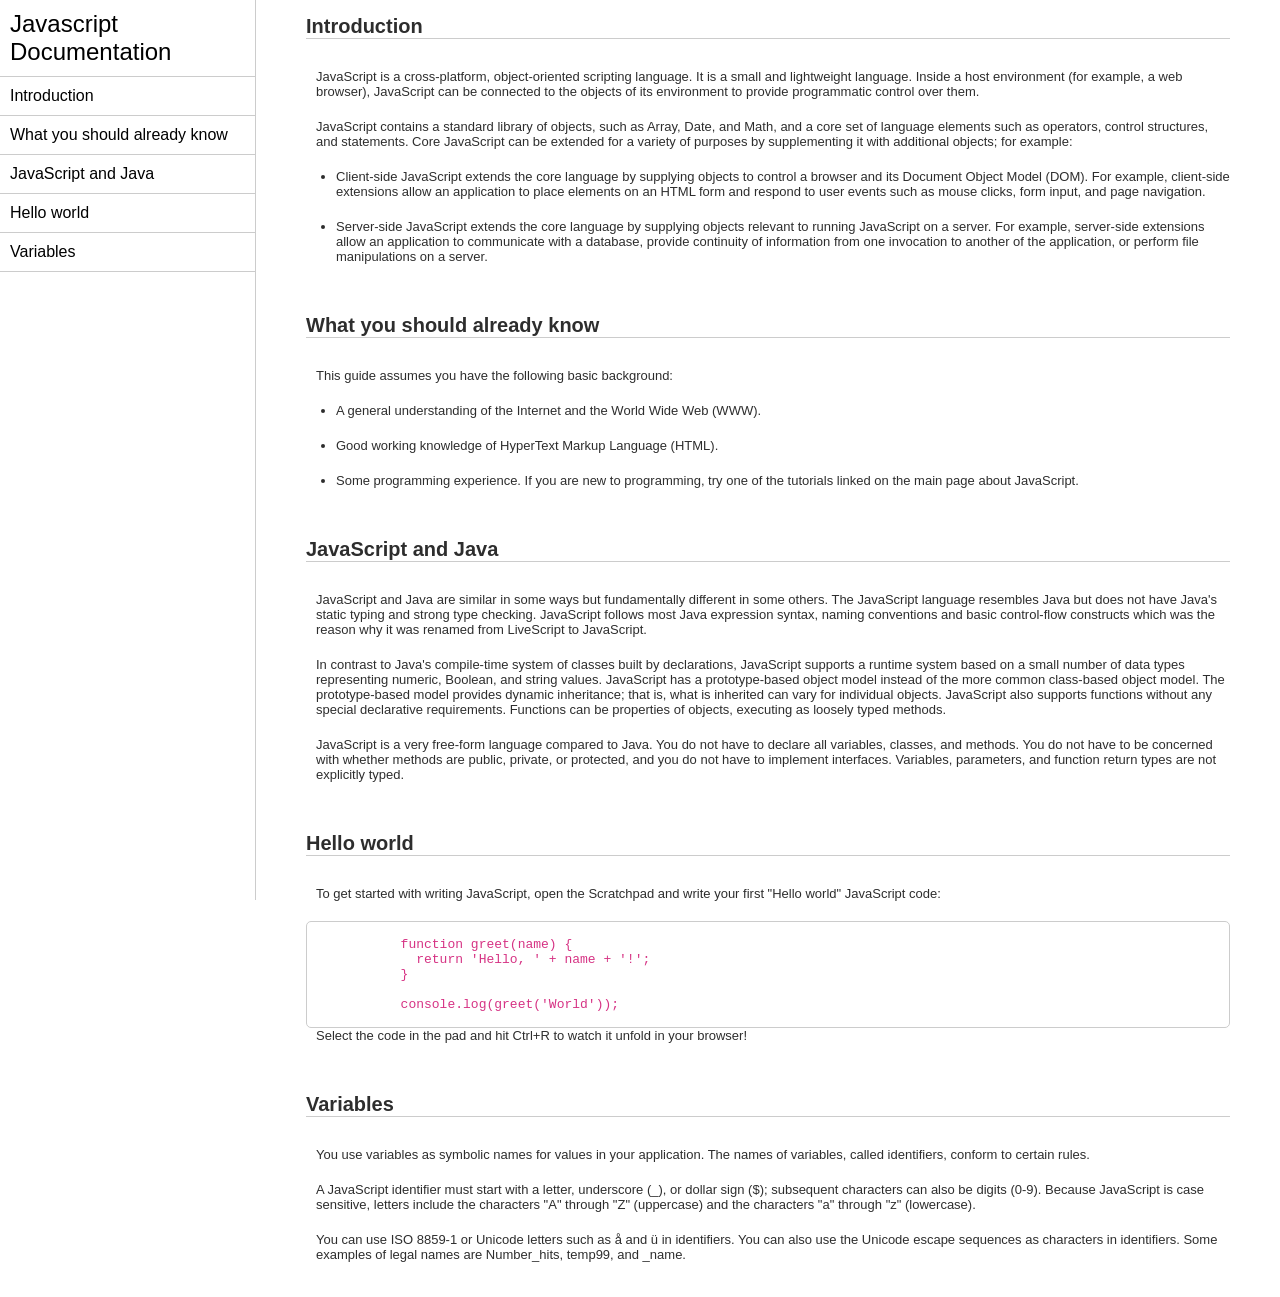
<file: Project-8-Documentation/index.html>
<!DOCTYPE html>
<html lang="en">
  <head>
    <meta charset="UTF-8" />
    <meta name="viewport" content="width=device-width, initial-scale=1.0" />
    <title>Javascript Documentation</title>
    <style>
      * {
        margin: 0;
        padding: 0;
        box-sizing: border-box;
      }

      body {
        font-family: "Segoe UI", Tahoma, Geneva, Verdana, sans-serif;
        overflow: hidden scroll;
      }

      main {
        display: flex;
        position: relative;
      }

      nav {
        width: 20%;
        height: 100vh;
        position: sticky;
        top: 0;
        left: 0;
        border-right: 1px solid #ccc;
      }

      section {
        width: 80%;
      }

      nav h1 {
        font-size: 1.5rem;
        font-weight: 300;
        border-bottom: 1px solid #ccc;
        color: black;
        padding: 10px;
      }

      nav ul li {
        list-style: none;
        padding: 10px;
        color: black;
        font-weight: 300;
        cursor: pointer;
        border-bottom: 1px solid #ccc;
      }

      nav ul li a {
        color: black;
        text-decoration: none;
      }

      nav ul li:hover {
        background-color: #ccc;
      }

      .card {
        padding: 15px 50px;
        font-size: 13px;
        color: #000000d2;
      }

      .card h1 {
        font-size: 20px;
        border-bottom: 1px solid #ccc;
        margin-bottom: 30px;
      }

      .card p {
        padding-left: 10px;
        margin-bottom: 20px;
      }

      .card ul {
        padding-left: 30px;
      }

      .card ul li {
        margin-bottom: 20px;
      }
      pre {
        background-color: #fff;
        border: 1px solid #ccc;
        border-radius: 5px;
        overflow-x: auto;
      }
      code {
        color: #d63384;
      }
      @media screen and (max-width: 860px) {
        nav {
          display: none;
        }

        section {
          width: 95%;
          margin: auto;
        }
      }
    </style>
  </head>
  <body>
    <main>
      <nav>
        <h1>Javascript Documentation</h1>
        <ul>
          <li><a href="#intro">Introduction</a></li>
          <li><a href="#what">What you should already know</a></li>
          <li><a href="#lang">JavaScript and Java</a></li>
          <li><a href="#hello">Hello world</a></li>
          <li><a href="#vara">Variables</a></li>
        </ul>
      </nav>
      <section>
        <div class="card" id="intro">
          <h1>Introduction</h1>
          <p>
            JavaScript is a cross-platform, object-oriented scripting language.
            It is a small and lightweight language. Inside a host environment
            (for example, a web browser), JavaScript can be connected to the
            objects of its environment to provide programmatic control over
            them.
          </p>
          <p>
            JavaScript contains a standard library of objects, such as Array,
            Date, and Math, and a core set of language elements such as
            operators, control structures, and statements. Core JavaScript can
            be extended for a variety of purposes by supplementing it with
            additional objects; for example:
          </p>
          <ul>
            <li>
              Client-side JavaScript extends the core language by supplying
              objects to control a browser and its Document Object Model (DOM).
              For example, client-side extensions allow an application to place
              elements on an HTML form and respond to user events such as mouse
              clicks, form input, and page navigation.
            </li>
            <li>
              Server-side JavaScript extends the core language by supplying
              objects relevant to running JavaScript on a server. For example,
              server-side extensions allow an application to communicate with a
              database, provide continuity of information from one invocation to
              another of the application, or perform file manipulations on a
              server.
            </li>
          </ul>
        </div>
        <div class="card" id="what">
          <h1>What you should already know</h1>
          <p>This guide assumes you have the following basic background:</p>

          <ul>
            <li>
              A general understanding of the Internet and the World Wide Web
              (WWW).
            </li>
            <li>Good working knowledge of HyperText Markup Language (HTML).</li>
            <li>
              Some programming experience. If you are new to programming, try
              one of the tutorials linked on the main page about JavaScript.
            </li>
          </ul>
        </div>
        <div class="card" id="lang">
          <h1>JavaScript and Java</h1>
          <p>
            JavaScript and Java are similar in some ways but fundamentally
            different in some others. The JavaScript language resembles Java but
            does not have Java's static typing and strong type checking.
            JavaScript follows most Java expression syntax, naming conventions
            and basic control-flow constructs which was the reason why it was
            renamed from LiveScript to JavaScript.
          </p>
          <p>
            In contrast to Java's compile-time system of classes built by
            declarations, JavaScript supports a runtime system based on a small
            number of data types representing numeric, Boolean, and string
            values. JavaScript has a prototype-based object model instead of the
            more common class-based object model. The prototype-based model
            provides dynamic inheritance; that is, what is inherited can vary
            for individual objects. JavaScript also supports functions without
            any special declarative requirements. Functions can be properties of
            objects, executing as loosely typed methods.
          </p>
          <p>
            JavaScript is a very free-form language compared to Java. You do not
            have to declare all variables, classes, and methods. You do not have
            to be concerned with whether methods are public, private, or
            protected, and you do not have to implement interfaces. Variables,
            parameters, and function return types are not explicitly typed.
          </p>
        </div>
        <div class="card" id="hello">
          <h1>Hello world</h1>
          <p>
            To get started with writing JavaScript, open the Scratchpad and
            write your first "Hello world" JavaScript code:
          </p>
          <pre><code>
            function greet(name) {
              return 'Hello, ' + name + '!';
            }
            
            console.log(greet('World'));
                </code></pre>
          <p>
            Select the code in the pad and hit Ctrl+R to watch it unfold in your
            browser!
          </p>
        </div>
        <div class="card" id="vara">
          <h1>Variables</h1>
          <p>
            You use variables as symbolic names for values in your application.
            The names of variables, called identifiers, conform to certain
            rules.
          </p>
          <p>
            A JavaScript identifier must start with a letter, underscore (_), or
            dollar sign ($); subsequent characters can also be digits (0-9).
            Because JavaScript is case sensitive, letters include the characters
            "A" through "Z" (uppercase) and the characters "a" through "z"
            (lowercase).
          </p>
          <p>
            You can use ISO 8859-1 or Unicode letters such as å and ü in
            identifiers. You can also use the Unicode escape sequences as
            characters in identifiers. Some examples of legal names are
            Number_hits, temp99, and _name.
          </p>
        </div>
      </section>
    </main>
  </body>
</html>
</file>
<file: Project-1-Tribute_Website/style.css>
*{
    margin: 0;
    padding: 0;
}
body{
    overflow-x: hidden;
    max-height: max-content;
}
.container{
    background-color: #e1e2fa;
border: 10px solid #0a1a46;
display: flex;
flex-direction: column;
justify-content: center;
align-items: center;
font-family: sans-serif;
overflow: hidden;
box-sizing: border-box;
min-height: 100vh;
}

img {
border-radius: 50%;
width: 400px;
height: 400px;
}

.head{
display: flex;
align-items: end;
width: 90vw;
justify-content: space-between;
margin-top: 40px;
padding: 0 5px;

}

.intro{
margin-bottom: 15px;
}

.head .birth{
font-size: 30px;
text-align: end;
font-weight: bold;
}

.head h1{
letter-spacing: 5px;
font-size: 50px;
color: #1d1e4c;
font-weight: bold;
}


.contents{
width: 80vw;
margin: 20px;
}
.contents .title{
font-size: 70px;
font-weight: 400;
margin-bottom: 20px;
margin: 10px 0;
}

.content{
font-size: 20px;
/* line-height: 20px; */
/* letter-spacing: 1.2px; */
align-items: center;
}
.conclusion{
margin: 25px 0;
}

.key_title{
margin: 10px 0;
font-weight: bold;
font-size: 20px;
line-height: 30px;
letter-spacing: 1.2px;
align-items: center;
}
ul li{
margin: 25px;
}

.footer{
text-align: end;
width: 90vw;
margin: 10px;
}

.container::after{
    content: "";
    width: 100vw;
    height: 10px;
    background-color: #0a1a46;
    position: absolute;
    top: 0;
    position: fixed;

}


 @media only screen and (max-width: 1050px) {
.head h1{
font-size: 30px;
}
.birth{
font-size: 25px;
}

.contents .title{
font-size: 30px;
}
img{
width: 300px;
height: 300px;
}
}


@media only screen and (max-width: 750px) {
.head h1{
font-size: 25px;
}
.birth{
font-size: 20px;
}

.contents .title{
font-size: 25px;
}

.content{
font-size: 18px;
}
img{
width: 200px;
height: 200px;
}

.key_title{
font-size: 17px;
}
}

@media only screen and (max-width: 630px) {
.head h1{
font-size: 20px;
}
.head .birth{
font-size: 18px;
}

.contents .title{
font-size: 20px;
}

.content{
font-size: 16px;
}
img{
width: 150px;
height: 150px;
}

.key_title{
font-size: 16px;
}
} 


@media only screen and (max-width: 480px) {
.head h1{
font-size: 18px;
}
.head .birth{
font-size: 15px;
}

.contents .title{
font-size: 17px;
}

.content{
font-size: 15px;
}
img{
width: 100px;
height: 100px;
}

.key_title{
font-size: 15px;
}
}


@media only screen and (max-width: 480px) {
.head h1{
font-size: 16px;
letter-spacing: 0;
}
.head .birth{
font-size: 14px;
}

.contents .title{
font-size: 15px;
}

.content{
font-size: 14px;
}
img{
width: 95px;
height: 95px;
}

.key_title{
font-size: 14px;
}
}
</file>
<file: Project-10-Portfolio/style.css>
* {
  margin: 0;
  padding: 0;
  box-sizing: border-box;
}

:root {
  --lighting-color: #0089b7;
  --dark-color: #003d62;
  --darker-color: #003251;
  --secondary-color: #fff700;

}

body {
  overflow: hidden auto;
  background: linear-gradient(to right, #e0eafc, #cfdef3);
}

nav {
  position: sticky;
  top: 0;
  border-bottom: 1px solid #e2e2e2;
  background-color: var(--lighting-color) !important;
  height: 100px;
  overflow: hidden;
  width: 100vw;
  z-index: 20;
}

nav img {
  width: 200px;
filter: invert(1);
  margin: 10px;
  position: relative;
  z-index: 60;
}

.blur {
  position: absolute;
  top: 0;
  width: 100%;
  height: 100%;
  z-index: 50;
  opacity: 0.9;
}

main {
background-image: url(static/hero.jpg);
background-repeat: no-repeat;
background-position: center;
background-size: cover;
  color: var(--secondary-color);
  height: calc(100vh - 100px);
  width: 100vw;
  display: flex;
  justify-content: space-evenly;
  align-items: center;
  gap: 20px;
  background-attachment: fixed;
}

main img{
  overflow: hidden;
  width: 250px;
  height: 250px;
  border-radius: 50%;
  object-fit: cover;
  object-position: center;
}
.names {
  position: relative;
  width: max-content;
}

.Designer span:nth-child(1) {
  font-size: 3rem;
  color: var(--lighting-color);
  font-weight: bolder;
  animation: bounce 1s ease-in-out alternate;
}

.Designer span:nth-child(1)::after {
  content: "";
  margin-right: 15px;
  font-size: 3rem;
  display: inline-block;
  animation: typing 1.5s steps(3) infinite;
}

@keyframes typing {
  0%,
  20% {
    content: ".";
  }
  40% {
    content: "..";
  }
  60% {
    content: "...";
  }
  100% {
    content: "";
  }
}

.Designer span:nth-child(3) {
  font-size: 2rem;
}
.Designer span:nth-child(4) {
  font-size: 2rem;
  margin: 20px;
  background: linear-gradient(
    to right,
    var(--lighting-color),
    var(--secondary-color)
  );
  -webkit-text-fill-color: transparent;
  -webkit-background-clip: text;
  cursor: text;
}

@keyframes bounce {
  from {
    color: transparent;
  }
  to {
    color: var(--lighting-color);
  }
}

.job {
  position: absolute;
  overflow: hidden;
  font-size: 2rem;
  margin-top: -20px;
  white-space: nowrap;
  border-right: 5px solid transparent;
  width: 0;
  animation: text 7s ease-in-out infinite alternate,
    tick 1s ease-in-out infinite;
}

.job::after {
  content: "";
  width: 80%;
  height: 2px;
  background: linear-gradient(
    to right,
    var(--lighting-color),
    var(--secondary-color)
  );
  position: absolute;
  bottom: 0;
  left: 0;
}
.names p {
  font-size: 2rem;
  visibility: hidden;
  color: red;
}

@keyframes text {
  0% {
    color: var(--lighting-color);
    width: 0;
  }
  50% {
    color: var(--secondary-color);
    width: 100%;
  }

  100% {
    color: var(--lighting-color);
    width: 0;
  }
}

@keyframes tick {
  from {
    border-right: 5px solid transparent;
  }
  to {
    border-right: 5px solid orange;
  }
}

.hr {
  width: 100vw;
  height: 4px;
  background-color: var(--lighting-color);
}

section {
  padding: 20px;
}

section h1 {
  width: 100vw;
  text-align: center;
}

.cards {
  margin: auto;
  display: flex;
  justify-content: center;
  align-items: center;
  width: 95vw;
  flex-wrap: wrap;
  gap: 30;
}



.card {
  display: flex;
  flex-direction: column;
  width: 300px;
  cursor: pointer;
  height: 400px;
  border-radius: 10px;
  margin: 30px 15px;
  box-shadow: 0px 0px 10px var(--dark-color);
  align-items: end;
  transition: all 0.9s ease-in-out;
  position: relative;
  overflow: hidden;
}

.text {
  background-color: white;
  width: 100%;
  height: 0;
  font-size: 0;
  display: flex;
  justify-content: center;
  align-items: center;
  color: var(--dark-color);
  overflow: hidden;
  transition: all 1s ease-in-out;
  position: absolute;
  bottom: 0;
}

.bg {
  background-color: black;
  position: absolute;
  opacity: 0;
  width: 100%;
  height: 100%;
  top: 0;
  transition: all 0.9s ease-in-out;
}
.card img {
  width: 100%;
  height: 100%;
  object-position: center;
  transition: all 2s ease-in-out;
  overflow: hidden;
 
}

.card:hover img {
  transform: scale(1.6); 
  height: calc(100% - 50px);
}

.noimg:hover img{
  transform: none; 
}


.card:hover {
  transform: scale(1.1);
  .bg {
    opacity: 0.2;
    height: calc(100% - 50px);
  }
  .text {
    height: 50px;
    font-size: 16px;
    font-weight: bolder;
  }

}

.contacts {
  background-color: white;
  height: 150px;
  display: flex;
  justify-content: center;
  align-items: center;
  gap: 10px;
  position: relative;
}

.contact {
  width: 53px;
  height: 50px;
  cursor: pointer;
  background-size: cover;
  position: relative;
}

/* Initial Transformations for Each Contact */
.contacts .contact:nth-child(1) {
  background-image: url(static/fb.png);
  transform: translateY(50px);
}
.contacts .contact:nth-child(2) {
  background-image: url(static/ins.png);
  transform: translateY(-50px);
}
.contacts .contact:nth-child(3) {
  background-image: url(static/upw.jpg);
  transform: translateY(50px);
}
.contacts .contact:nth-child(4) {
  background-image: url(static/st.png);
  transform: translateY(-50px);
}
.contacts .contact:nth-child(5) {
  background-image: url(static/dis.jpg);
  transform: translateY(50px);
}
.contacts .contact:nth-child(6) {
  background-image: url(static/git.png);
  transform: translateY(-50px);
}

/* Active State Animation */
.contacts .contact.active-contact {
  opacity: 1;
  transform: scale(1.1);
  transition: transform 0.9s ease, opacity 0.5s ease;
}



.shadow {
  width: calc(70px * 6);
  height: 20px;
  position: absolute;
  margin-top: -70px;
  box-shadow: 0 8px 8px -6px black;
  border: 1px solid white;
  background-color: white;
}

.code {
  width: 100%;
  height: 100%;
  display: flex;
  align-items: center;
  justify-content: center;
  color: transparent;
  transform: perspective(500px) scaleZ(2) rotateX(-180deg);
  transition: all 0.5s ease-in-out;
  opacity: 0;
box-shadow:  inset 0px 0px 10px black;
position: relative;
}



.contact:hover .code{
  opacity: 1;
  transform: perspective(500px) scaleZ(2) rotateX(-360deg);
  transform: translateY(50px);
  color: black;
}


.code .x{
  position: absolute;
  top: 0;
  right: 0;
  transition: all 0.5s ease-in-out;
}

.code .x:hover{
  transform: scale(1.5);
  font-weight: bold;
}

footer{
  margin-top: 50px;
  height: 50px;
  display: flex;
  justify-content: center;
  align-items: center;
  background-color: var(--dark-color);
  color: white;
  font-weight: bold;
  font-style: italic;
  position: relative;
}

footer::after{
  content: "";
  width: 100%;
  height: 1px;
  background-color: white;
  position: absolute;
  opacity: 0.3;
}

footer span{
  position: relative;
  width: max-content;
  display: flex;
  align-items: center;
  justify-content: center;
}

footer span::before{
  content: "";
  width: 50%;
  height: 1px;
  background-color: white;
  position: absolute;
  bottom: -3px;
  box-shadow: 0px 0px 10px white; 
  animation: line 3s ease-in-out infinite;
}

@keyframes line {
  0% {
    color: var(--lighting-color);
    width: 0;
  }
  50% {
    color: var(--secondary-color);
    width: 100%;
  }

  100% {
    color: var(--lighting-color);
    width: 0;
  }
}

.copied_link{
  position: absolute;
  bottom: -35px;
  background-color: white;
  display: flex;
  align-items: center;
  justify-content: center;
  padding: 5px;
  font-style: italic;
  font-weight: bold;
  border-radius: 5px;
  box-shadow: 0px 0px 10px white;
  font-size: 13px;
  display: none;
}

/* General initial styles for elements */
.card, img {
  opacity: 0;
  transform: translateY(20px); /* initial off-screen position */
  transition: all 0.5s ease-out;
}



/* Animations when elements come into view */
.active-card {
  opacity: 1;
  transform: translateY(0); /* Slide-in animation */
  transition: opacity 0.5s ease-out, transform 0.5s ease-out;
}

.active-contact {
  opacity: 1;
  transform: scale(1.1); /* Zoom-in effect */
  transition: transform 0.6s ease, opacity 0.5s ease;
}

.active-img {
  opacity: 1;
  transform: rotate(360deg); /* Rotation effect */
  transition: transform 1s ease, opacity 0.5s ease;
}

@media (max-width: 768px) {
  main {
   height: 30vh;
    gap: 10px;
  }

  main img {
    width: 150px;
    height: 150px;
  }

  .Designer span:nth-child(1) {
    font-size: 2.5rem;
  }

  .Designer span:nth-child(3),
  .Designer span:nth-child(4),
  .job {
    font-size: 1.5rem;
  }
}

/* Small screens (phones) */
@media (max-width: 480px) {
  main {
    flex-direction: column;
    gap: 5px;
  }

  main img {
    width: 120px;
    height: 120px;
  }

  .Designer span:nth-child(1) {
    font-size: 2rem;
  }

  .Designer span:nth-child(3),
  .Designer span:nth-child(4),
  .job {
    font-size: 1.2rem;
  }

  .names p {
    font-size: 1.2rem;
  }
}
</file>
<file: Project-2-Job_Form/style.css>
* {
  margin: 0;
  padding: 0;
  box-sizing: border-box;
  font-family: "Times New Roman", Times, serif;
}
body {
  overflow: hidden;
}
.container {
  height: 100vh;
  background-color: #ccc;
  display: flex;
  justify-content: center;
  align-items: center;
  overflow: hidden;
}
.form {
  background-color: white;
  height: 70vh;
  width: 60vw;
  border-radius: 10px;
  box-shadow: 2px 2px 5px black;
  overflow: auto;
}

.titles {
  display: flex;
  align-items: center;
  margin-top: 10px;
  gap: 10px;
  font-weight: bold;
  margin: 10px;
}

.title {
  font-size: 40px;
}
.subtitle {
  font-size: 25px;
}

input {
  caret-color: red;
  font: 16px "Helvetica", "Arial", "sans-serif";
  width: 100%;
  height: max-content;
  display: flex;
  align-items: center;
  padding: 10px;
  border: 2px solid #ccc;
  border-radius: 10px;
}
.form-control {
  display: flex;
  gap: 30px;
  margin: 10px;
  flex-wrap: wrap;
  justify-content: space-between;
}

.half {
  width: 47%;
}

.full {
  width: 100%;
}

label {
  font-size: 20px;
}

#job {
  caret-color: red;
  font: 16px "Helvetica", "Arial", "sans-serif";
  width: 100%;
  display: flex;
  align-items: center;
  padding: 10px;
  border: 2px solid #ccc;
  border-radius: 10px;
}

.btn {
  width: 100%;
  text-align: right;
}

.button {
  margin: 20px;
  padding: 10px 20px;
  border-radius: 20px;
  background-color: red;
  color: white;
  font-weight: bold;
  border: none;
  cursor: pointer;
}

textarea:focus,
input:focus {
  outline: red;
  color: red;
}

  
.button:hover{
  border: 2px solid red;
}

@media only screen and (max-width: 900px) {
    .form-control{
    flex-direction: column;
   }
   .half{
    width: 100%;
   }
   .input{
    width: 100%;
   }
    }


    @media only screen and (max-width: 700px) {
      .titles{
    gap: 5px;
     }
     .title{
      font-size: 30px;
     }
     .subtitle{
      font-size: 16px;
     }
      }
</file>
<file: Project-3-Parallax/style.css>
*{
    margin: 0;
    padding: 0;
    box-sizing: border-box;
}

html,
body {
  font-family: "Qwitcher Grypen", cursive;
  font-style: normal;
  font-weight: bold;
}

html {
  scroll-behavior: smooth;
}

body {
  overflow: hidden scroll;
}

.section_one {
  background-image: url(static/img1.jpg);
  height: 100vh;
  background-repeat: no-repeat;
  background-position: center;
  background-size: cover;
  position: relative;
  display: flex;
  justify-content: center;
  align-items: center;
  background-attachment: fixed;
}

.section_one .contents {
  width: 600px;
  background: #313534;
  color: #fff;
  padding: 20px;
  gap: 20px;
  display: flex;
  flex-direction: column;
  justify-content: center;
  align-items: center;
}

.section_one .contents .title {
  font-size: 70px;
}

.section_one .contents .desc {
  line-height: 0.9;
  font-weight: bold;
}

.section_one .contents .line {
  transform: translateY(40px);
  background: #272b2a;
  padding: 10px;
  font-size: 35px;
  box-shadow: inset 2px 0px 18px rgba(1, 1, 1, 0.5);
}

.title {
  font-size: 60px;
}
.desc {
  font-size: 30px;
}

.section_two .line {
  font-size: 30px;
  background: #272b2a;
  color: #fff;
  padding: 10px;
  box-shadow: inset 2px 0px 18px rgba(1, 1, 1, 0.5);
}

.section_two {
  color: #181a19;
  background-color: #fff;
  position: relative;
}

.section_two .content {
  width: 100vw;
  padding: 20px;
  gap: 20px;
  display: flex;
  flex-direction: column;
  justify-content: center;
  align-items: center;
}

.section_two .lines {
  width: 100%;
  display: flex;
  justify-content: end;
  margin-bottom: 30px;
}

.section_three {
  background-image: url(static/img2.jpg);
  height: 500px;
}

.section_four .lines {
  justify-content: start;
}

.section_five {
  background-image: url(static/img3.jpg);
  height: 500px;
}

.section_seven {
  background-image: url(static/img4.jpg);
}

.btns {
  position: fixed;
  z-index: 10;
  margin: 20px;
}

.top {
  top: 0;
  right: 0;
}

.bottom {
  bottom: 0;
  right: 0;
}

a{
  color: black;

}

@media screen and (max-width: 700px) {
  .section_three,
  .section_five {
    height: 80vh;
  }

  .contents {
    margin: 20px;
    padding: 20px;
    width: 98vw;
  }
}
</file>
<file: Project-4-Developer-page/style.css>
*{
    margin: 0;
    padding: 0;
    box-sizing: border-box;
}
</file>
<file: Project-6-Music/style.css>
* {
  margin: 0;
  padding: 0;
  box-sizing: border-box;
}

html {
  scroll-behavior: smooth;
}

:root {
  --primary-color: #270082;
  --secondary-color: #281154;
  --light-color: #1b0058;
}

body {
  overflow: hidden auto;
}

.nav {
  display: flex;
  justify-content: space-between;
  align-items: center;
  background-color: var(--primary-color);
  color: white;
  padding: 20px 40px;
  position: fixed;
  top: 0;
  overflow: hidden;
  width: 100vw;
  height: 100px;
  z-index: 10;
}

.nav svg{
  position: absolute;
  right: 0;
  margin: 20px;
  cursor: pointer;
}

.toggle{
  display: none;
}

.nav_list{
  padding: 20px;
}

.open {
  transform: translateX(300px);
  animation: preload 2s ease-in-out forwards; /* Add 'forwards' to keep the final state */
}

@keyframes preload {
  0% {
    transform: translateX(300px);
  }
  100% {
    transform: translateX(0);
  }
}

.stayed {
  transform: translateX(0) !important; /* Ensure it stays at 0 */
}


.nav .close{
  top: 0;
  display: none;
}

.logo {
  font-size: 24px;
  font-weight: bold;
}

.nav_list ul {
  list-style: none;
  display: flex;
  gap: 20px;
}

ul li {
  list-style: none;
}

ul li a {
  color: rgba(255, 255, 255, 0.844);
  text-decoration: none;
  position: relative;
  margin-bottom: 5px;
  transition: all 1s;
}

ul li a::after {
  content: "";
  background-color: white;
  width: 0;
  height: 2px;
  position: absolute;
  bottom: 0;
  left: 0;
  transition: all 0.3s;
}

ul li a:hover {
  color: white;
}

ul li a:hover::after {
  width: 100%;
  bottom: -5px;
}

/* Header----------------------------------------------------- */

header {
  background-image: url(static/hero_image.png);
  height: 100vh;
  overflow: hidden;
  background-repeat: no-repeat;
  background-size: cover;
  background-position: center;
  display: flex;
  background-attachment: fixed;
  justify-content: center;
}

header .content {
  color: white;
  display: flex;
  justify-content: center;
  align-items: center;
  flex-direction: column;
  width: 80vw;
  gap: 20px;
}

.content h1 {
  font-size: 50px;
}

.content p:nth-of-type(1) {
  font-size: 30px;
}

.content p:nth-of-type(2) {
  font-size: 20px;
}
/* Main------------------------------------------------------- */

main {
  background: linear-gradient(to bottom, #281154, white 60%);
  overflow: hidden;
}

.main {
  color: white;
  display: flex;
  justify-content: center;
  align-items: center;
  flex-direction: column;
  width: 80vw;
  gap: 20px;
  margin: auto;
  overflow: hidden;
}

.main h2 {
  display: flex;
  justify-content: center;
  align-items: center;
  gap: 5px;
  font-size: 40px;
  padding-top: 30px;
}

.main p:nth-of-type(1) {
  font-size: 20px;
  font-weight: bold;
}

.main button {
  background-color: #dc0000;
  color: white;
  font-weight: bold;
  padding: 10px;
  border: none;
  cursor: pointer;
  margin: 20px;
  transition: all 1s;
}

.main button:hover {
  background-color: #dc00009a;
  border: 2px solid red;
}

.main p:nth-of-type(2) {
  font-size: 18px;
}

.main img {
  width: 80vw;
}

.main_2 {
  color: black;
  background-color: white;
  display: flex;
  justify-content: center;
  align-items: center;
  flex-direction: column;
  width: 80vw;
  gap: 20px;
  margin: auto;
}

.main_2 p {
  font-size: 20px;
  font-weight: bold;
}

.main_2 button {
  background-color: var(--light-color);
  color: white;
  font-weight: bold;
  padding: 10px;
  border: none;
  cursor: pointer;
  margin: 20px;
  transition: all 1s;
}

.main_2 button:hover {
  background-color: #1a0058e0;
  border: 2px solid #1b0058;
}

.main_2 img {
  width: 80vw;
}
/* Section----------------------------------------------------- */
section {
  background-image: url(static/video.png);
  height: 80vh;
  overflow: hidden;
  background-repeat: no-repeat;
  background-size: cover;
  background-position: center;
  display: flex;
  background-attachment: fixed;
  justify-content: center;
  align-items: center;
  flex-direction: column;
  gap: 20px;
  z-index: 20;
  position: relative;
}

section .vid {
  display: flex;
  flex-direction: column;
  width: 80vw;
  gap: 30px;
  align-items: center;
}

section .vid p:nth-of-type(1) {
  font-size: 20px;
  font-weight: bold;
  color: white;
}

section .vid p:nth-of-type(2) {
  font-size: 17px;
  color: white;
}

.animate-on-scroll {
  opacity: 0; /* Start hidden */
  transform: translateY(50px); /* Start slightly below */
  transition: opacity 1s ease, transform 1s ease; /* Transition properties */
}

.animate-on-scroll.visible {
  opacity: 1; /* Fully visible */
  transform: translateY(0); /* Move to original position */
}

.gifts {
  display: flex;
  justify-content: center;
  align-items: center;
  overflow: hidden;
  padding: 30px;
}

.cards {
  display: flex;
  gap: 30px;
  margin: 5px;
  align-items: center;
}

.card2 {
  gap: 20px;
  display: flex;
  flex-direction: column;
}

.card2 button {
  background-color: var(--light-color);
  color: white;
  font-weight: bold;
  padding: 10px;
  border: none;
  cursor: pointer;
  margin: 20px;
  transition: all 1s;
  width: max-content;
}

.card2 button:hover {
  background-color: #1a0058e0;
  border: 2px solid #1b0058;
}

.card2 p:nth-of-type(1) {
  font-size: 20px;
  font-weight: bold;
}

.card2 p:nth-of-type(2) {
  font-size: 18px;
}

.card2 p:nth-of-type(3) {
  font-size: 17px;
}
.linked {
  background-color: var(--light-color);
  overflow: hidden;
  display: flex;
  justify-content: space-between;
  gap: 40px;
  padding: 30px;
  color: white;
  flex-wrap: wrap;
}

.link p:nth-of-type(1) {
  font-size: 19px;
  font-weight: bold;
  margin-bottom: 20px;
  position: relative;
}

.link p:nth-of-type(1)::after {
  content: "";
  width: 100%;
  height: 2px;
  background: white;
  position: absolute;
  left: 0;
  bottom: -10px;
}

footer {
  background-color: var(--primary-color);
  color: white;
  display: flex;
  flex-direction: column;
  padding: 20px;
  justify-content: center;
  align-items: center;
}
footer .owner {
  display: flex;
  gap: 20px;
  color: white;
}

footer a {
  color: white;
  font-weight: bold;
  position: relative;
  text-decoration: none;
}

footer a::after {
  content: "";
  width: 100%;
  height: 2px;
  position: absolute;
  background-color: white;
  bottom: 0;
  left: 0;
}

footer a::before {
  content: "";
  width: 100%;
  height: 2px;
  position: absolute;
  background-color: white;
  top: 0;
  left: 0;
}

.top{
  position: absolute;
  z-index: 10px;
  top: 0;
  left: 0;
  background-color: red;
}

.top_btn{
  position: fixed;
  z-index: 10;
  top: 120px;
  right: 0;
  margin: 20px;

}

.bottom_btn{
  position: fixed;
  z-index: 10;
bottom: 0;
  right: 0;
  margin: 20px;

}

@media screen and (max-width: 900px) {
  .cards {
    width: 80vw;
    margin: 5px;
    flex-direction: column;
    line-height: 24px;
  }

  .nav_list{
    box-shadow: none;
    display: block;
  }

  .nav .toggle{
    display: none;
  }
  .nav .close{
    display: none;
  }
}


@media screen and (max-width: 700px) {
  .nav_list{
    box-shadow: inset -1px -1px 5px white;
    display: none;
    position: absolute;
    right: 20px;
    background-color: #270082;
  }

  .nav .close{
    top: -30px !important;
    right: -20px !important;
  }
  .nav .toggle{
display: block;
  }
  
}
</file>
<file: Project-7-yt_clone/style.css>
* {
  margin: 0;
  padding: 0;
  box-sizing: border-box;
}





body {
  font-family: "Roboto", sans-serif;
  overflow:hidden scroll;
}


header {
  height: 9vh;
  width: 100vw;
  display: flex;
  position: fixed;
  justify-content: space-between;
  top: 0;
  align-items: center;
  z-index: 20;
  background-color: white;
  padding: 20px 0;
  padding-right: 20px;
}


header img {
  width: 25px;
  height: 25px;
  border-radius: 25px;
}


header .left {
  display: flex;
  align-items: center;
  gap: 15px;
}

.input {
  width: 400px;
  height: 28px;
  border: 1px solid #cbcaca;
  border-radius: 20px;
  display: flex;
  justify-content: space-between;
  align-items: center;
  overflow: hidden;
}

input {
  width: 100%;
  outline: none;
  border: none;
  padding: 0 20px;
  padding-bottom: 5px;
  padding-top: 4px;

}

.input input:focus {
  padding: 0 45px;
  padding-bottom: 5px;
  padding-top: 4px;
  border: 1px solid #2a6bbd;
  /* Add border on focus */
  border-top-left-radius: 20px;
  /* Top left radius */
  border-bottom-left-radius: 20px;
  /* Bottom left radius */
}



.input button {
  width: 12%;
  border: none;
  cursor: pointer;
  height: 30px;
  border-left: 1px solid #cbcaca;
  background-color: white;
}

.input button:hover {
  background-color: #cbcaca3a;
}

.src {
  margin-left: 10px;
  /* Adjust margin */
  position: absolute;
  opacity: 0;
}

.input:focus-within {
  width: 450px;

  .src {
    opacity: 1;
  }

  input {

    padding: 0 40px;
    padding-bottom: 5px;
    padding-top: 4px;

  }

}

.voice {
  background-color: #cbcaca4f;
  border-radius: 25px;
  width: 30px;
  height: 30px;
  display: flex;
  justify-content: center;
  align-items: center;
  cursor: pointer;
}

.voice:hover {
  background-color: #cbcaca9f;
}


.right {

  margin: 0 5px;
  display: flex;
  align-items: center;
  gap: 13px;

}

.right span {
  cursor: pointer;
}

.plus {
  background-color: #cbcaca4f;
  border-radius: 25px;
  padding: 4px 8px;
}

.not {
  padding: 4px 5px;
  border-radius: 25px;
}

.pl:hover {
  background-color: #cbcaca9f;
}



.right span {
  font-size: 12px;
  display: flex;
  align-items: center;
}

.right img {
  cursor: pointer;
}



.nav {
  width: 20%;
  overflow: hidden;
  height: 100vh;
  position: sticky;
  top: 0;
  left: 0;
  z-index: 10;
  padding-top: 7vh;
}

.logo {
  display: flex;
  gap: 20px;
  height: 8%;
  align-items: center;
  padding: 0 20px;
  position: sticky;
  top: 0;
}

.logo img {
  width: 80px;
  height: 15px;
  overflow: hidden;
}


.nav .sidebar {
  height: 100%;
  overflow: hidden;
  scrollbar-width: thin;
}

.nav:hover{
  .sidebar{
    overflow: hidden auto;
  }
}

.menus li:hover {
  background: #f2f2f2;
}

.menus ul li {
  list-style: none;
  display: flex;
  align-items: center;
  gap: 15px;
  margin: 0 5px;
  border-radius: 5px;
  padding: 5px;
  font-size: 10px;
  cursor: pointer;
  font-weight: 400;
  font-style: normal;
  color: rgba(0, 0, 0, 0.896);
}

li.home {
  background: #f2f2f2;
  color: black !important;
  font-weight: 500 !important;
}

li.home:hover {
  background: #cacaca;
}

ul {
  margin: 15px 0;
}

.menus-title {
  font-size: 12px;
  display: flex;
  align-items: center;
  font-weight: 500;
  color: #000 !important;
}

.hr {
  width: 100%;
  height: 1px;
  background-color: #cbcaca;
}

.logo svg {
  border-radius: 20px;
  padding: 5px;
  height: 30px;
  cursor: pointer;
}

.logo svg:hover {
  background-color: #cbcaca;
}

ul li img {
  width: 20px;
  height: 20px;
  border-radius: 20px;
}

li.footer_li {
  gap: 5px !important;
  flex-wrap: wrap;
  color: rgba(0, 0, 0, 0.717);
  font-weight: bold;
}

li.footer_li:hover {
  background-color: white;
}

li.footer {
  color: rgba(0, 0, 0, 0.397) !important;
  font-weight: bold !important;
  cursor: text !important;
}


li.footer:hover {
  background-color: white;
}


.footer_li span {
  font-size: 9px;
}




main {
  display: flex;
  width: 100vw;

}

.container {
  display: flex;
  flex-direction: column;
  position: relative;
  margin: 30px;
  margin-top: 9vh;
  width: 80%;
}

.titles {
  position: sticky;
  top: 9vh;
  color: rgb(0, 0, 0);
  left: 0;
  font-size: 11px;
  z-index: 23;
  width: 100%;
  background-color: white;

}

.titles ul {
  display: flex;
  align-items: center;
  gap: 20px;
}




.titles ul li {
  list-style: none;
  cursor: pointer;
  background-color: #cbcaca4f;
  display: flex;
  align-items: center;
  justify-content: center;
  padding: 4px 8px;
  border-radius: 5px;
  font-weight: 500;
}

.titles ul li:hover {
  background-color: #cbcaca9f;
}

.titles ul .next {
  background-color: white;
  border-radius: 20px;
  cursor: pointer;
  display: flex;
  align-items: center;
  padding: 5px;
  position: absolute;
  right: 10px;
}

.titles ul .next:hover {
  background-color: #cbcaca9f;
}

.cards {
  display: grid;
  grid-template-columns: repeat(3, 1fr);
  gap: 10px;
  /* Adds space between boxes */
  width: 100%;
  font-size: 12px;
}

.cards .box {
  overflow: hidden;
  height: 220px;
  border-radius: 10px;
}

.content {
  position: relative;
}

.box img {
  width: 100%;
  height: 150px;
  border-radius: 10px;
  position: relative;
}
.box{
  position: relative;
}

.box .black{
  position: absolute;
  height: 150px;
  background-color: black;
  width: 100%;
  border-radius: 10px;
  display: flex;
  justify-content: center;
  align-items: center;
}


.black span{
  font-weight:500;
  font-size: 12px;
  color: white;
}


.box:hover{
 
  .black span{
    position: relative;
    z-index: 30;
  }

 img{
  opacity: 0.3;
}

.content img{
  opacity: 1;
}


}


.title {
  font-weight: 600;
  font-size: 11px;
  color: #272727;
}

.paragraph {
  font-weight: 600;
  font-size: 10px;
  color: #555555c8;
}

.content svg {
  position: absolute;
  top: 0;
  right: 0;
  font-weight: normal;
}

.content {
  display: flex;
  gap: 10px;

}

.content .texts {
  flex-direction: column;
  display: flex;
  width: 70%;
}

.content .ing {
  height: 25px !important;
  width: 25px !important;
  border-radius: 50%;
  overflow: hidden;
  object-fit: cover;
  /* Changed to 'cover' for better image fitting */
}

.content img {
  height: 100%;
  /* Set to 100% to fill the parent */
  width: 100%;
  /* Set to 100% to fill the parent */
  border: 2px solid white;
  border-radius: 50%;
  /* Ensure the image is also rounded */
}


.box:hover {
  cursor: pointer;
}

li {
  position: relative;
}

li .dot {
  color: #226fd8;
  font-size: 8px;
  margin-left: 5px;
  margin-bottom: 2px;
  position: absolute;
  right: 0;

}

.short {
  overflow: hidden;
}

.short img {
  width: 100%;
  height: 230px;
  border-radius: 10px;
  color: #000000c8;
}


p.title {
  margin: 10px;
  margin-bottom: 15px;
  font-weight: bold;
  display: flex;
  gap: 5px;
  margin-top: 50px;
  font-size: 15px;
}

p.title svg {
  width: 22px !important;
  height: 22px !important;
}

.shorts {
  display: grid;
  grid-template-columns: repeat(5, 1fr);
  gap: 10px;
  /* Adds space between boxes */
  width: 100%;
}

.dotted {
  margin: 0 5px;
  font-size: 6px;
}

.middle-line {
  width: 100%;
  margin: 30px 0;
}

.middle-line .lines {
  display: flex;
  align-items: center;
  justify-content: center;
}


.hr-line {
  background: #ededed;
  height: 2px;
  width: 100%;
  position: absolute;
}

.middle-line .lines button {
  display: flex;
  align-items: center;
  /* Center vertically */
  justify-content: center;
  /* Center horizontally */
  position: relative;
  z-index: 10;
  padding: 3px 80px;
  border-radius: 25px;
  border: 2px solid #e9e9ed;
  background: white;
  cursor: pointer;
  font-size: 11px;
  text-align: center;
  color: #3b3b3b;
  font-weight: bold;
}

.middle-line .lines button svg {
  margin-left: 5px;
  /* Add space between text and icon */
}

.middle-line .lines button:hover {
  background-color: #e5e5e5;
}

.box, .short{
cursor: pointer;
}

@media screen and (max-width: 1000px) {
  .hidden {
    display: none;
  }

  .menus ul li {
    margin: 15px 5px;
    flex-direction: column;
  }



}

@media screen and (max-width: 920px) {
  .header .left{
    gap: 10px;
  }

  .input{
    width: 300px;
  }

  
.input:focus-within {
  width: 350px;

}

}


@media screen and (max-width: 800px) {
.right{
  gap: 10px;
}

.right span{
  font-size: 10px;
}

.input{
  width: 250px;
}


.input:focus-within {
width: 300px;

}

}

@media screen and (max-width: 700px) {
.right{
  display: none;
}

.left{
  display: none !important;
}
  
  }


/* Media Queries for Responsiveness */

@media screen and (max-width: 650px) {
.nav{
  width: 30%;
}



 .container{
  width: 70%;
 }
}


/* 600 */

@media screen and (max-width: 600px) {


  .menus ul li {
    margin: 15px 5px;
    flex-direction: column;
  }


  .shorts {
    display: grid;
    grid-template-columns: repeat(4, 1fr);
  }


  .cards {
    grid-template-columns: repeat(2, 1fr);

  }


}




/* 470 */

@media screen and (max-width: 470px) {


  .shorts {
    display: grid;
    grid-template-columns: repeat(3, 1fr);
  }

  .menus ul li{
  font-size: 6px;
}



}




@media screen and (max-width: 420px) {
  .cards {
    grid-template-columns: repeat(1, 1fr);

  }

  .shorts {
    display: grid;
    grid-template-columns: repeat(2, 1fr);
  }


}
</file>
